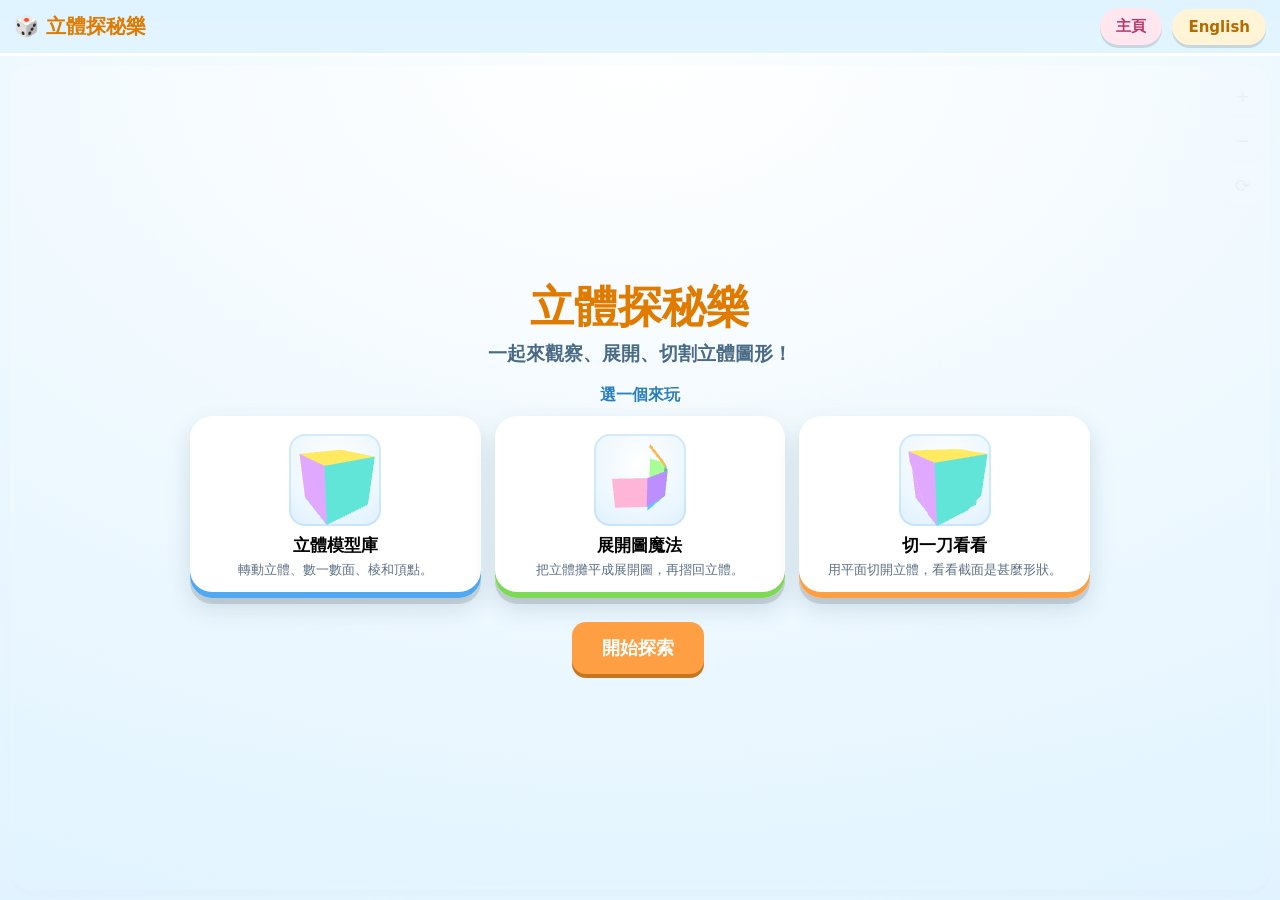
<file: index.html>
<!DOCTYPE html>
<html lang="zh-Hant">
<head>
<meta charset="utf-8" />
<meta name="viewport" content="width=device-width, initial-scale=1, maximum-scale=1, user-scalable=no" />
<title>Peek-a-Shape｜立體探秘樂</title>
<link rel="stylesheet" href="css/styles.css?v=20261028k" />
</head>
<body>
  <div id="app">
    <header id="topbar">
      <div class="brand">🎲 <span class="zh" id="brand-name">立體探秘樂</span></div>
      <div class="spacer"></div>
      <nav class="modes">
        <button class="pill home" id="btn-home">主頁</button>
      </nav>
      <button class="pill lang" id="btn-lang">EN</button>
    </header>

    <div id="main">
      <div id="stage-wrap" style="position:relative;flex:1 1 64%;min-width:0;min-height:0;display:flex;">
        <div id="stage"></div>
      </div>
      <aside id="panel"></aside>
    </div>
  </div>

  <script src="lib/three.min.js?v=20261028k"></script>
  <script src="js/geometry.js?v=20261028k"></script>
  <script src="js/clip.js?v=20261028k"></script>
  <script src="js/nets.js?v=20261028k"></script>
  <script src="js/i18n.js?v=20261028k"></script>
  <script src="js/viewer.js?v=20261028k"></script>
  <script src="js/app.js?v=20261028k"></script>
</body>
</html>
</file>
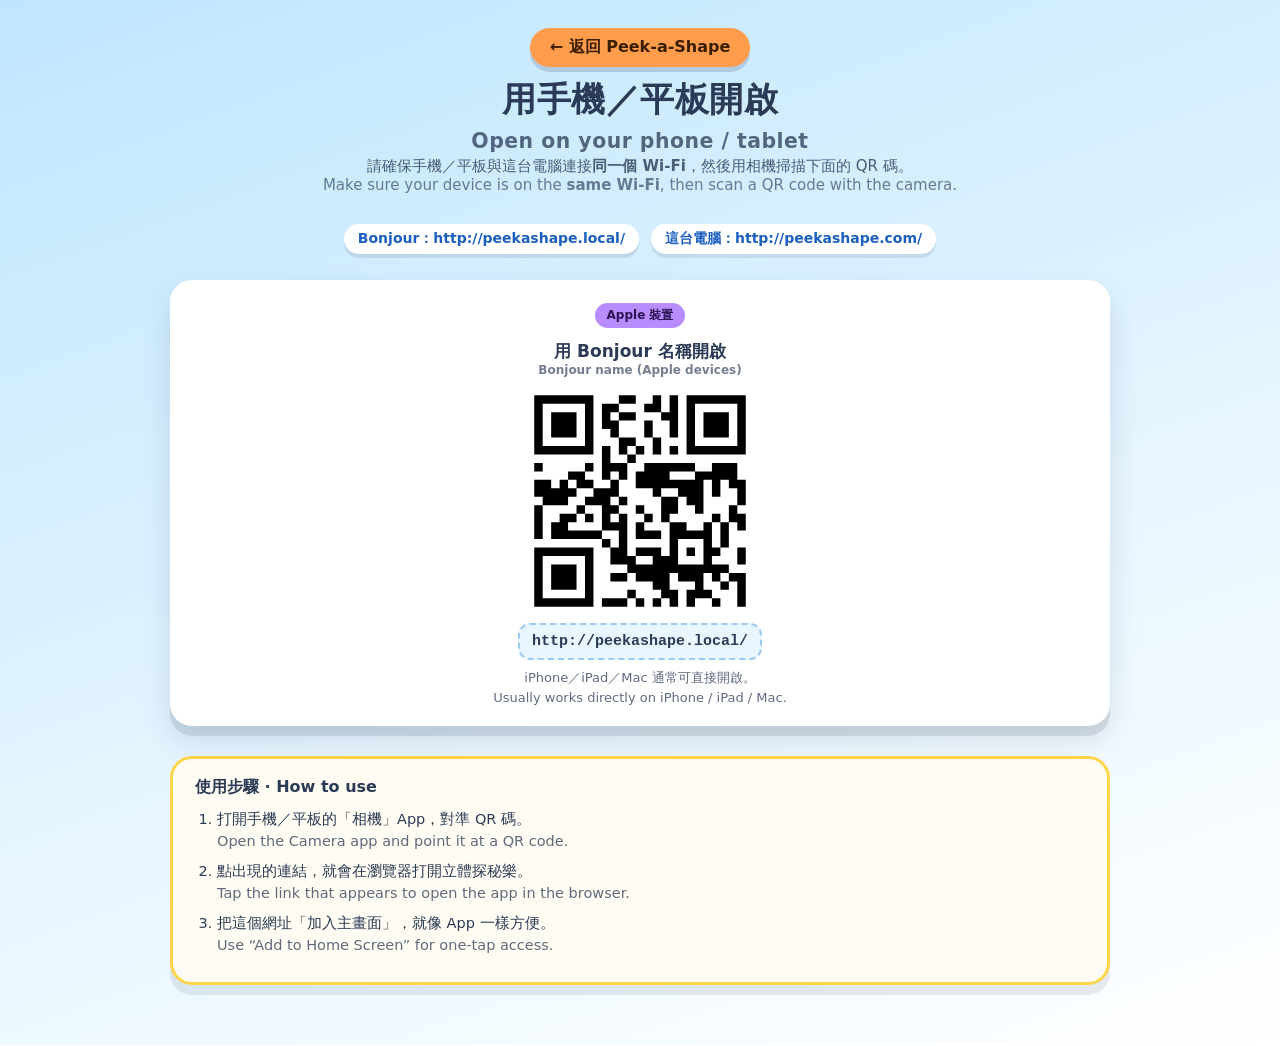
<file: connect.html>
<!DOCTYPE html>
<html lang="zh-Hant">
<head>
<meta charset="utf-8" />
<meta name="viewport" content="width=device-width, initial-scale=1" />
<title>用手機／平板開啟 Peek-a-Shape｜立體探秘樂</title>
<style>
  :root {
    --sky: #bfe6ff;
    --sky2: #e8f6ff;
    --ink: #2b3a55;
    --yellow: #ffd54a;
    --orange: #ff9d4d;
    --green: #7ed957;
    --purple: #b98cff;
    --card: #ffffff;
  }
  * { box-sizing: border-box; }
  body {
    margin: 0;
    font-family: "Noto Sans TC", "PingFang TC", "Microsoft JhengHei", system-ui, -apple-system, sans-serif;
    color: var(--ink);
    background: linear-gradient(160deg, var(--sky) 0%, var(--sky2) 60%, #ffffff 100%);
    min-height: 100vh;
    padding: 28px 18px 60px;
  }
  .wrap { max-width: 940px; margin: 0 auto; }
  h1 {
    text-align: center;
    font-size: clamp(22px, 4vw, 34px);
    margin: 8px 0 4px;
    letter-spacing: .5px;
  }
  h1 .en { display: block; font-size: .6em; font-weight: 600; opacity: .75; margin-top: 6px; }
  .sub { text-align: center; font-size: 15px; opacity: .8; margin: 0 0 26px; }
  .grid {
    display: grid;
    grid-template-columns: repeat(auto-fit, minmax(260px, 1fr));
    gap: 20px;
  }
  .card {
    background: var(--card);
    border-radius: 22px;
    padding: 20px 18px 16px;
    box-shadow: 0 10px 0 rgba(43,58,85,.12), 0 14px 30px rgba(43,58,85,.14);
    border: 3px solid #ffffff;
    text-align: center;
  }
  .card.best { border-color: var(--green); }
  .tag {
    display: inline-block;
    font-size: 12px;
    font-weight: 700;
    padding: 4px 12px;
    border-radius: 999px;
    background: var(--green);
    color: #14401a;
    margin-bottom: 10px;
  }
  .tag.alt { background: var(--purple); color: #2a1350; }
  .tag.desk { background: var(--yellow); color: #5a4300; }
  .card h2 { font-size: 17px; margin: 2px 0 2px; }
  .card h2 .en { display: block; font-size: 12px; font-weight: 600; opacity: .65; }
  .qr { margin: 14px auto 8px; width: 100%; max-width: 220px; }
  .qr svg, .qr img, .qr table { width: 100%; height: auto; display: block; margin: 0 auto; }
  .url {
    display: inline-block;
    font-family: ui-monospace, "SF Mono", Menlo, monospace;
    font-size: 15px;
    font-weight: 700;
    background: var(--sky2);
    border: 2px dashed #9cc9ee;
    border-radius: 12px;
    padding: 8px 12px;
    margin-top: 4px;
    word-break: break-all;
  }
  .note { font-size: 13px; opacity: .75; margin-top: 8px; line-height: 1.5; }
  .steps {
    margin: 30px auto 0;
    background: #fffdf3;
    border: 3px solid var(--yellow);
    border-radius: 22px;
    padding: 18px 22px;
    box-shadow: 0 10px 0 rgba(43,58,85,.10);
  }
  .steps h3 { margin: 0 0 10px; font-size: 16px; }
  .steps ol { margin: 0; padding-left: 22px; }
  .steps li { margin: 7px 0; line-height: 1.55; font-size: 14.5px; }
  .pick { text-align: center; margin: 0 0 22px; font-size: 14px; }
  .pick a {
    color: #1b5fbf;
    font-weight: 700;
    text-decoration: none;
    background: #ffffff;
    padding: 6px 14px;
    border-radius: 999px;
    display: inline-block;
    margin: 4px 6px;
    box-shadow: 0 4px 0 rgba(43,58,85,.12);
  }
  .top { text-align: center; margin-bottom: 10px; }
  .top a {
    font-weight: 700; text-decoration: none; color: var(--ink);
    background: var(--orange); color: #3a1e00;
    padding: 9px 20px; border-radius: 999px;
    box-shadow: 0 5px 0 rgba(43,58,85,.18);
    display: inline-block;
  }
</style>
</head>
<body>
<div class="wrap">
  <div class="top"><a href="index.html">← 返回 Peek-a-Shape</a></div>
  <h1>用手機／平板開啟
    <span class="en">Open on your phone / tablet</span>
  </h1>
  <p class="sub">請確保手機／平板與這台電腦連接<b>同一個 Wi‑Fi</b>，然後用相機掃描下面的 QR 碼。<br>
    <span style="opacity:.8">Make sure your device is on the <b>same Wi‑Fi</b>, then scan a QR code with the camera.</span></p>

  <div class="pick" id="pick"></div>

  <div class="grid">
    <div class="card best" id="cardIp">
      <span class="tag">建議・任何裝置</span>
      <h2>用 Wi‑Fi 位址開啟<span class="en">Wi‑Fi address (any device)</span></h2>
      <div class="qr" id="qrIp"></div>
      <div class="url" id="urlIp">—</div>
      <div class="note">iPhone、iPad、Android、電腦都可用。<br>Works on iPhone, iPad, Android, and computers.</div>
    </div>

    <div class="card" id="cardLocal">
      <span class="tag alt">Apple 裝置</span>
      <h2>用 Bonjour 名稱開啟<span class="en">Bonjour name (Apple devices)</span></h2>
      <div class="qr" id="qrLocal"></div>
      <div class="url">http://peekashape.local/</div>
      <div class="note">iPhone／iPad／Mac 通常可直接開啟。<br>Usually works directly on iPhone / iPad / Mac.</div>
    </div>

    <div class="card" id="cardDesk">
      <span class="tag desk">這台電腦</span>
      <h2>在這台電腦開啟<span class="en">Open on this computer</span></h2>
      <div class="qr" id="qrDesk"></div>
      <div class="url">http://peekashape.com/</div>
      <div class="note">只在這台 Mac 生效。<br>Works only on this Mac.</div>
    </div>
  </div>

  <div class="steps">
    <h3>使用步驟 · How to use</h3>
    <ol>
      <li>打開手機／平板的「相機」App，對準 QR 碼。<br><span style="opacity:.75">Open the Camera app and point it at a QR code.</span></li>
      <li>點出現的連結，就會在瀏覽器打開立體探秘樂。<br><span style="opacity:.75">Tap the link that appears to open the app in the browser.</span></li>
      <li>把這個網址「加入主畫面」，就像 App 一樣方便。<br><span style="opacity:.75">Use “Add to Home Screen” for one‑tap access.</span></li>
    </ol>
  </div>
</div>

<script src="js/vendor/qrcode.js"></script>
<script>
(function () {
  function param(name) {
    var m = new RegExp('[?&]' + name + '=([^&]+)').exec(location.search);
    return m ? decodeURIComponent(m[1]) : null;
  }

  // Work out the best Wi-Fi address to offer.
  var ip = param('ip');
  if (!ip) {
    var h = location.hostname;
    if (/^\d{1,3}(\.\d{1,3}){3}$/.test(h)) ip = h;
  }

  var deskUrl = 'http://peekashape.com/';
  var localUrl = 'http://peekashape.local/';
  var ipUrl = ip ? ('http://' + ip + '/') : null;

  function draw(elId, url) {
    var el = document.getElementById(elId);
    if (!el || !url) { return; }
    var qr = qrcode(0, 'M');
    qr.addData(url);
    qr.make();
    el.innerHTML = qr.createSvgTag({ cellSize: 8, margin: 4, scalable: true });
  }

  if (ipUrl) {
    document.getElementById('urlIp').textContent = ipUrl;
    draw('qrIp', ipUrl);
    draw('qrDesk', deskUrl);
  } else {
    // No Wi-Fi IP known: hide the IP card and highlight Bonjour instead.
    document.getElementById('cardIp').style.display = 'none';
    document.getElementById('qrDesk').parentNode.style.display = 'none';
  }

  draw('qrLocal', localUrl);

  // Quick links at the top.
  var pick = document.getElementById('pick');
  var links = [];
  if (ipUrl) links.push({ u: ipUrl, t: 'Wi‑Fi 位址' });
  links.push({ u: localUrl, t: 'Bonjour' });
  links.push({ u: deskUrl, t: '這台電腦' });
  pick.innerHTML = links.map(function (l) {
    return '<a href="' + l.u + '">' + l.t + '：' + l.u + '</a>';
  }).join('');
})();
</script>
</body>
</html>
</file>
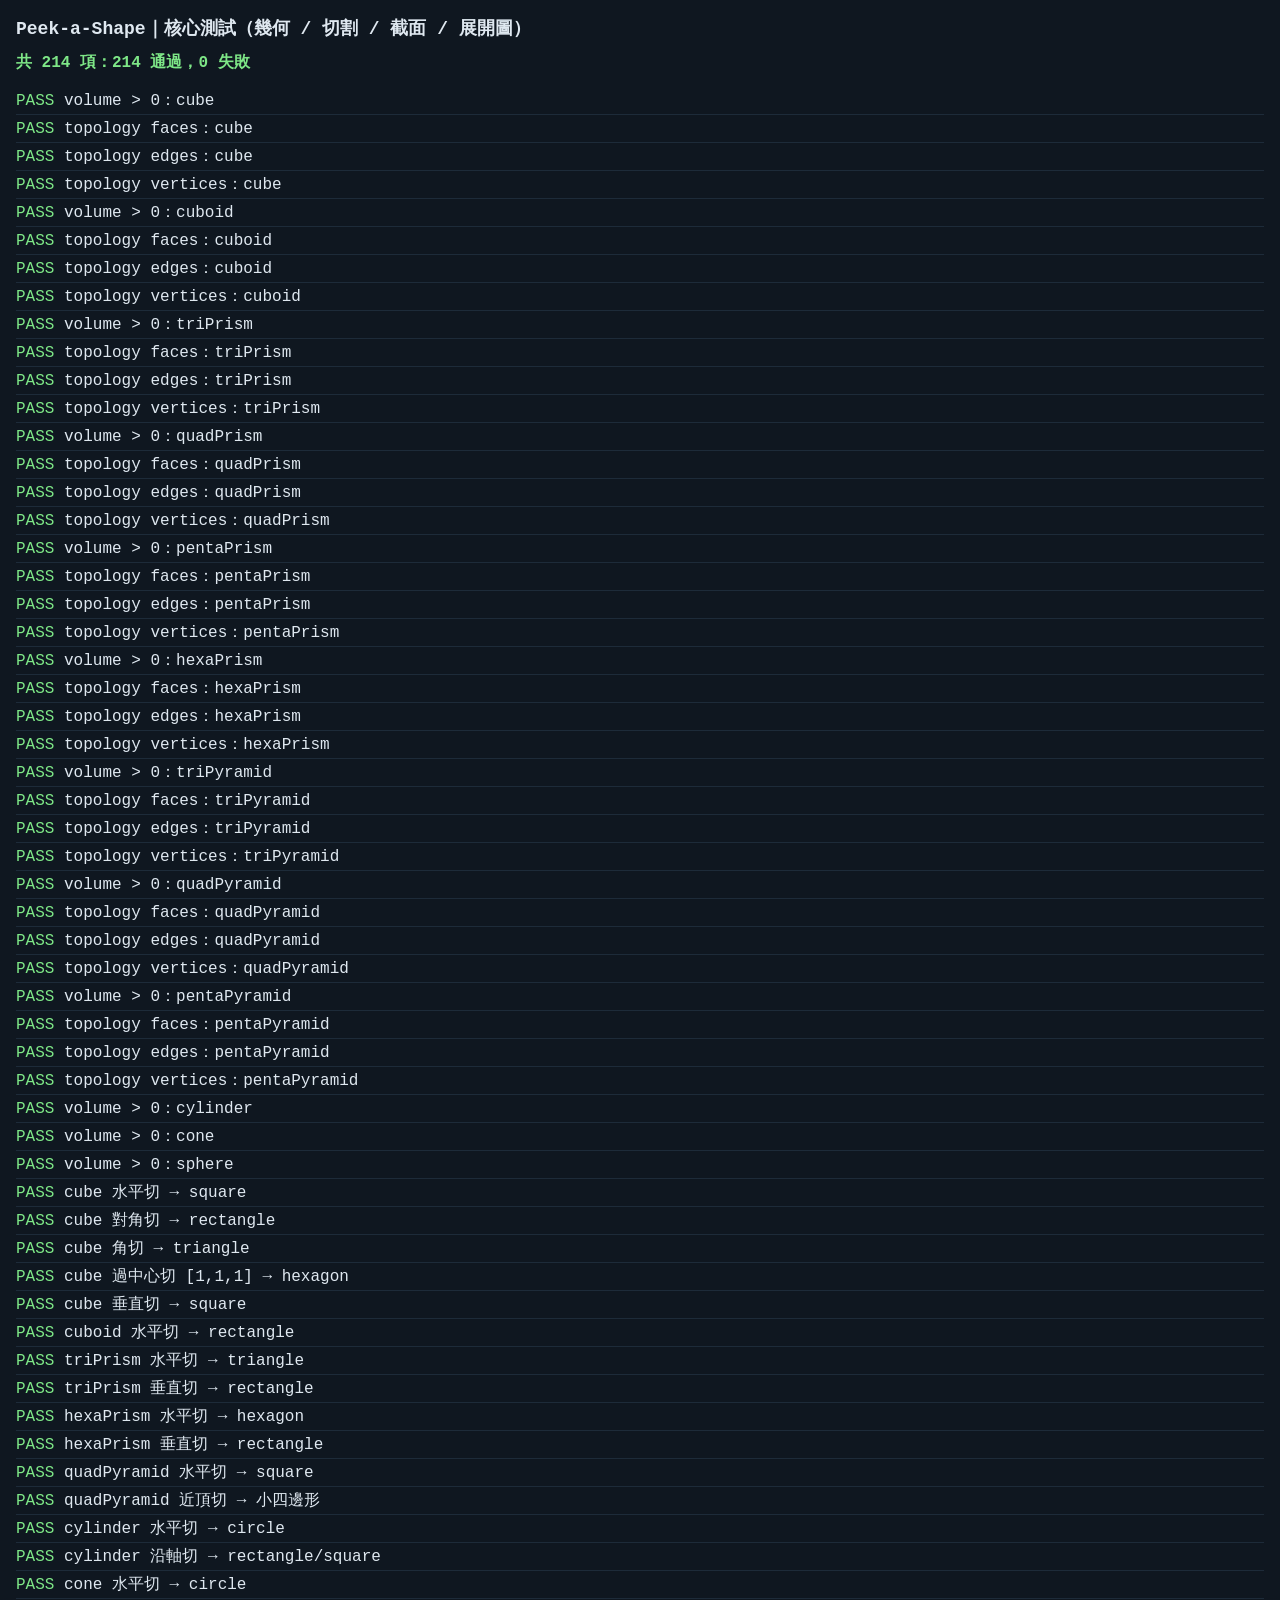
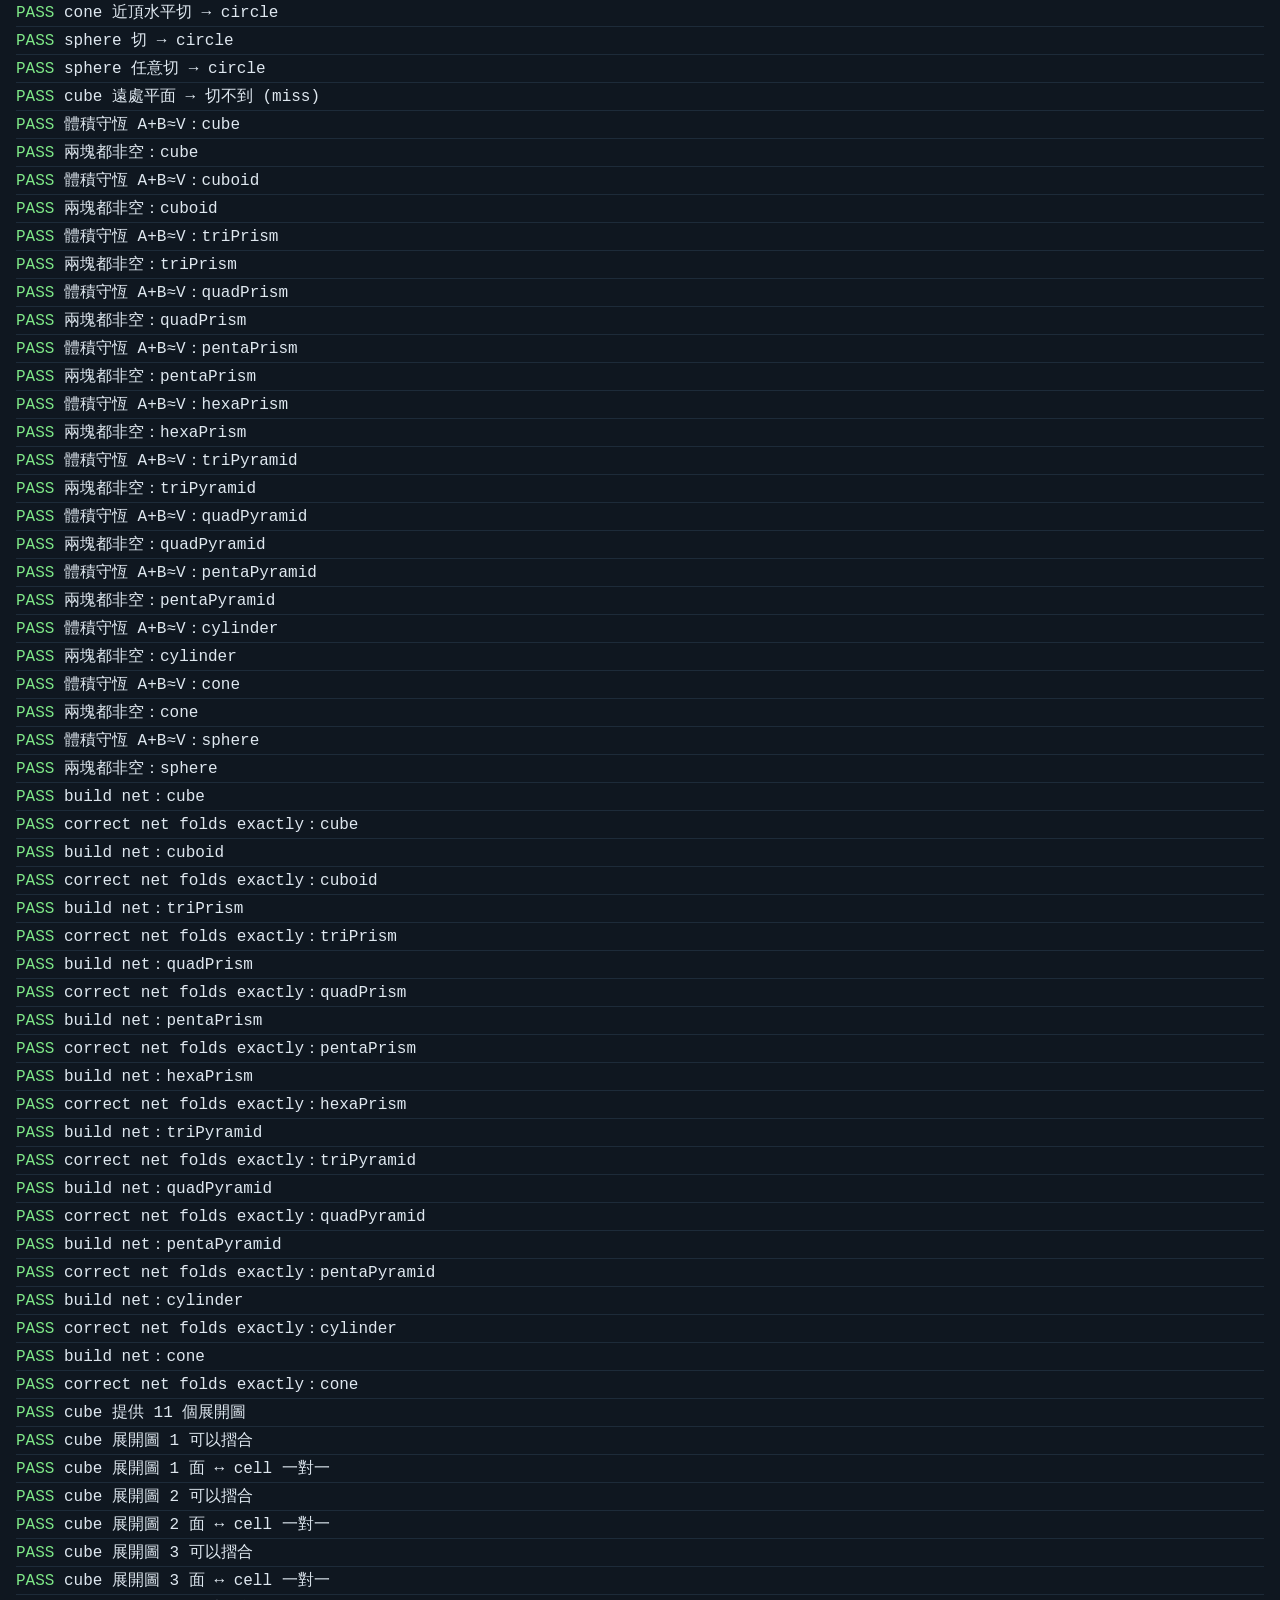
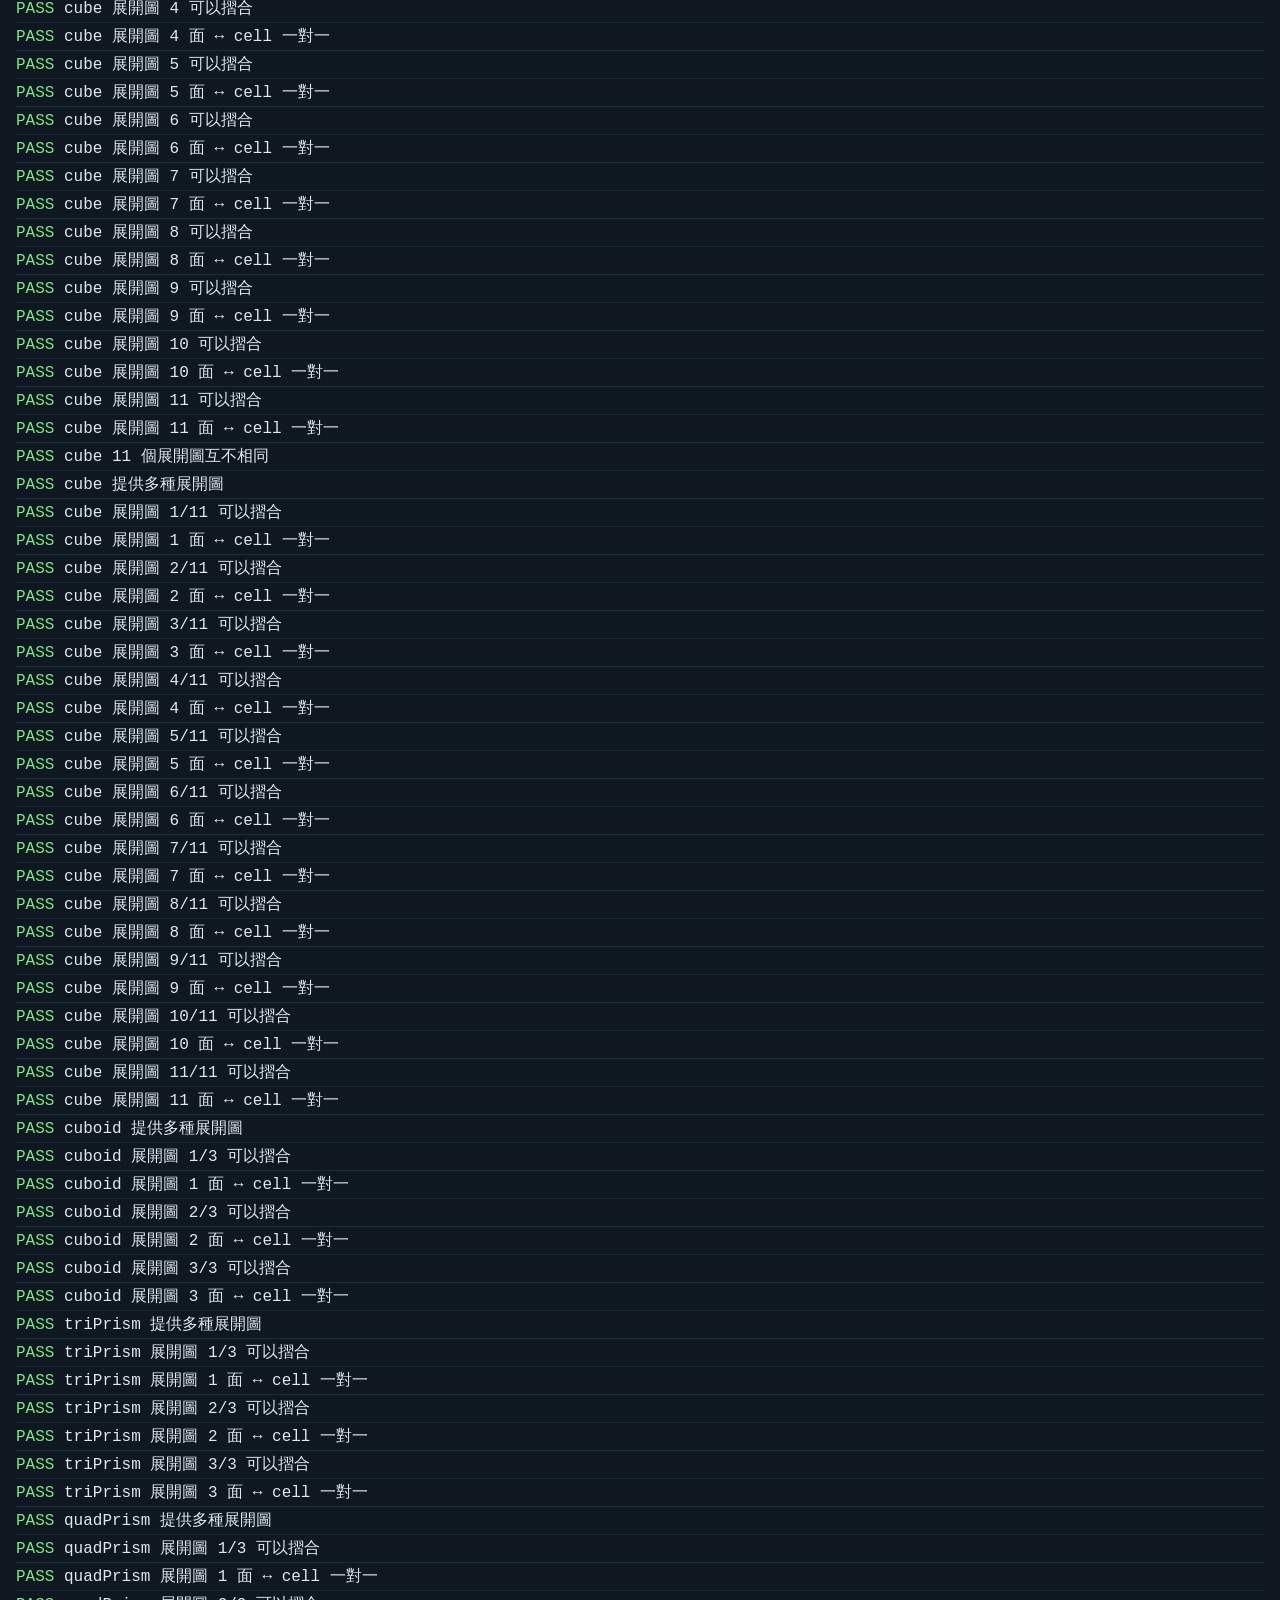
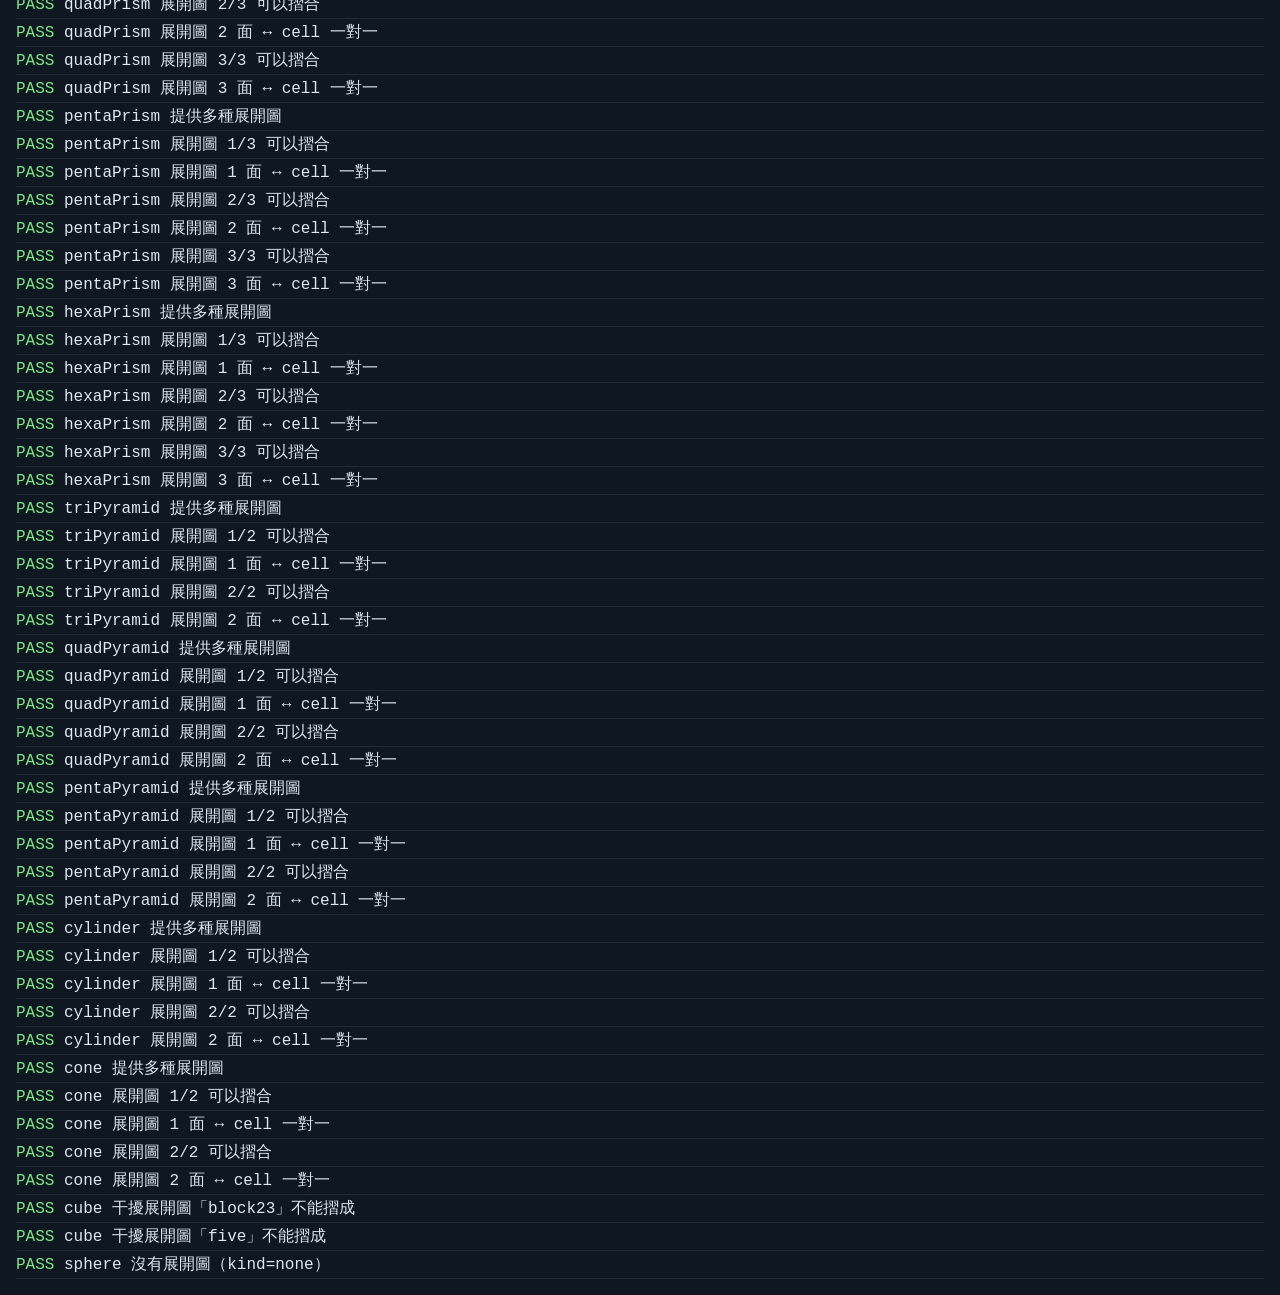
<file: tests/core-tests.html>
<!DOCTYPE html>
<html lang="zh-Hant">
<head>
<meta charset="utf-8" />
<meta name="viewport" content="width=device-width, initial-scale=1" />
<title>Peek-a-Shape 核心測試</title>
<style>
  body { font-family: ui-monospace, Menlo, Consolas, monospace; margin: 16px; background: #0f1720; color: #dfe8f0; }
  h1 { font-size: 18px; }
  #summary { font-size: 16px; font-weight: 700; margin: 8px 0 14px; }
  .ok { color: #7ee787; } .bad { color: #ff7b72; }
  .row { padding: 3px 0; border-bottom: 1px solid #1d2b39; }
  .msg { color: #9aa7b3; font-size: 12px; }
  details { margin-top: 14px; }
</style>
</head>
<body>
<h1>Peek-a-Shape｜核心測試（幾何 / 切割 / 截面 / 展開圖）</h1>
<div id="summary">running…</div>
<div id="out"></div>

<script src="../js/geometry.js"></script>
<script src="../js/clip.js"></script>
<script src="../js/nets.js"></script>
<script>
(function () {
  'use strict';
  var results = [];
  function ok(name, cond, msg) { results.push({ name: name, pass: !!cond, msg: msg || '' }); }
  function near(a, b, tol) { return Math.abs(a - b) <= (tol === undefined ? 1e-3 : tol); }

  var V = PS.V, G = PS.geo, C = PS.clip, N = PS.nets;
  var IDS = ['cube', 'cuboid', 'triPrism', 'quadPrism', 'pentaPrism', 'hexaPrism',
    'triPyramid', 'quadPyramid', 'pentaPyramid', 'cylinder', 'cone', 'sphere'];

  /* ---------- 1. 幾何基本 ---------- */
  IDS.forEach(function (id) {
    var s = G.getSolid(id);
    var info = G.info(id);
    var vol = G.volume(s.faces);
    ok('volume > 0：' + id, vol > 0, 'V=' + vol.toFixed(4));
    if (s.kind === 'poly') {
      var topo = G.topology(s.faces);
      ok('topology faces：' + id, s.faces.length === info.counts.faces,
        s.faces.length + ' vs ' + info.counts.faces);
      ok('topology edges：' + id, topo.edges.length === info.counts.edges,
        topo.edges.length + ' vs ' + info.counts.edges);
      ok('topology vertices：' + id, topo.verts.length === info.counts.vertices,
        topo.verts.length + ' vs ' + info.counts.vertices);
    }
  });

  /* ---------- 2. 切割 + 截面判定 ---------- */
  function cut(solidId, normal, point) {
    var s = G.getSolid(solidId);
    var pl = C.makePlane(normal, point);
    var r = C.clipSolid(s, pl);
    if (!r.ok) return { ok: false, reason: r.reason };
    var sec = C.classifySection(s, r.section.pts, pl);
    return { ok: true, res: r, sec: sec };
  }

  // 正方體
  var r;
  r = cut('cube', [0, 1, 0], [0, 0, 0]);
  ok('cube 水平切 → square', r.ok && r.sec.key === 'square', r.ok ? r.sec.key : r.reason);
  r = cut('cube', [1, 1, 0], [0, 0, 0]);
  ok('cube 對角切 → rectangle', r.ok && (r.sec.key === 'rectangle' || r.sec.key === 'square'), r.ok ? r.sec.key : r.reason);
  r = cut('cube', [1, 1, 1], [0.5, 0.5, 0.5]);
  ok('cube 角切 → triangle', r.ok && /triangle/i.test(r.sec.key), r.ok ? r.sec.key : r.reason);
  r = cut('cube', [1, 1, 1], [0, 0, 0]);
  ok('cube 過中心切 [1,1,1] → hexagon', r.ok && r.sec.key === 'hexagon', r.ok ? r.sec.key : r.reason);
  r = cut('cube', [0, 0, 1], [0, 0, 0]);
  ok('cube 垂直切 → square', r.ok && r.sec.key === 'square', r.ok ? r.sec.key : r.reason);

  // 其他多面體
  r = cut('cuboid', [0, 1, 0], [0, 0, 0]);
  ok('cuboid 水平切 → rectangle', r.ok && r.sec.key === 'rectangle', r.ok ? r.sec.key : r.reason);
  r = cut('triPrism', [0, 1, 0], [0, 0, 0]);
  ok('triPrism 水平切 → triangle', r.ok && /triangle/i.test(r.sec.key), r.ok ? r.sec.key : r.reason);
  r = cut('triPrism', [0, 0, 1], [0, 0, 0]);
  ok('triPrism 垂直切 → rectangle', r.ok && /rectangle|square/.test(r.sec.key), r.ok ? r.sec.key : r.reason);
  r = cut('hexaPrism', [0, 1, 0], [0, 0, 0]);
  ok('hexaPrism 水平切 → hexagon', r.ok && r.sec.key === 'hexagon', r.ok ? r.sec.key : r.reason);
  r = cut('hexaPrism', [1, 0, 0], [0, 0, 0]);
  ok('hexaPrism 垂直切 → rectangle', r.ok && /rectangle|square/.test(r.sec.key), r.ok ? r.sec.key : r.reason);
  r = cut('quadPyramid', [0, 1, 0], [0, -0.3, 0]);
  ok('quadPyramid 水平切 → square', r.ok && (r.sec.key === 'square' || r.sec.key === 'rectangle'), r.ok ? r.sec.key : r.reason);
  r = cut('quadPyramid', [0, 1, 0], [0, 0.8, 0]);
  ok('quadPyramid 近頂切 → 小四邊形', r.ok && (r.sec.key === 'square' || r.sec.key === 'rectangle' || r.sec.key === 'quadrilateral'), r.ok ? r.sec.key : r.reason);

  // 曲面體
  r = cut('cylinder', [0, 1, 0], [0, 0, 0]);
  ok('cylinder 水平切 → circle', r.ok && r.sec.key === 'circle', r.ok ? r.sec.key : r.reason);
  r = cut('cylinder', [1, 0, 0], [0, 0, 0]);
  ok('cylinder 沿軸切 → rectangle/square', r.ok && /rectangle|square/.test(r.sec.key), r.ok ? r.sec.key : r.reason);
  r = cut('cone', [0, 1, 0], [0, -0.4, 0]);
  ok('cone 水平切 → circle', r.ok && r.sec.key === 'circle', r.ok ? r.sec.key : r.reason);
  r = cut('cone', [0, 1, 0], [0, 0.9, 0]);
  ok('cone 近頂水平切 → circle', r.ok && r.sec.key === 'circle', r.ok ? r.sec.key : r.reason);
  r = cut('sphere', [1, 0, 0], [0, 0, 0]);
  ok('sphere 切 → circle', r.ok && r.sec.key === 'circle', r.ok ? r.sec.key : r.reason);
  r = cut('sphere', [1, 2, 3], [0, 0, 0]);
  ok('sphere 任意切 → circle', r.ok && r.sec.key === 'circle', r.ok ? r.sec.key : r.reason);

  // 切不到
  r = cut('cube', [0, 1, 0], [0, 5, 0]);
  ok('cube 遠處平面 → 切不到 (miss)', !r.ok && r.reason === 'miss', r.ok ? r.sec.key : r.reason);

  // 兩塊幾何：體積守恆
  IDS.forEach(function (id) {
    var s = G.getSolid(id);
    var pl = C.makePlane([0.3, 1, 0.2], [0, 0, 0]);
    var rr = C.clipSolid(s, pl);
    if (!rr.ok) { ok('體積守恆：' + id, false, 'cut miss'); return; }
    var va = G.volume(rr.A.faces), vb = G.volume(rr.B.faces), vt = G.volume(s.faces);
    ok('體積守恆 A+B≈V：' + id, near(va + vb, vt, 2e-2),
      (va + vb).toFixed(4) + ' vs ' + vt.toFixed(4));
    ok('兩塊都非空：' + id, va > 1e-4 && vb > 1e-4, va.toFixed(4) + '/' + vb.toFixed(4));
  });

  /* ---------- 3. 展開圖 ---------- */
  var NET_IDS = ['cube', 'cuboid', 'triPrism', 'quadPrism', 'pentaPrism', 'hexaPrism',
    'triPyramid', 'quadPyramid', 'pentaPyramid', 'cylinder', 'cone'];
  NET_IDS.forEach(function (id) {
    var net = N.build(id, 0);
    ok('build net：' + id, !!net && net.cells && net.cells.length > 0,
      net ? ('kind=' + net.kind + ' cells=' + net.cells.length) : 'null');
    if (net && net.cells.length) {
      var v = N.verifyNet(net, id);
      ok('correct net folds exactly：' + id, v.ok, 'ok=' + v.ok + ' off=' + (v.offSolid || 0) + ' overlap=' + ((v.overlaps || []).length));
    }
  });

  // 正方體全部 11 個展開圖
  var cubeVc = N.variants('cube');
  ok('cube 提供 11 個展開圖', cubeVc === 11, 'variants=' + cubeVc);
  for (var cv = 0; cv < cubeVc; cv++) {
    var cnet = N.build('cube', cv);
    var cver = N.verifyNet(cnet, 'cube');
    ok('cube 展開圖 ' + (cv + 1) + ' 可以摺合', cver.ok, 'ok=' + cver.ok);
    // 對應：6 個 cell，每個對應一個不同的面
    var groups = {};
    cnet.cells.forEach(function (c) { if (c.group >= 0) groups[c.group] = (groups[c.group] || 0) + 1; });
    var gkeys = Object.keys(groups);
    ok('cube 展開圖 ' + (cv + 1) + ' 面 ↔ cell 一對一', gkeys.length === 6 &&
      gkeys.every(function (k) { return groups[k] === 1; }),
      gkeys.length + ' groups');
  }
  // 11 個展開圖兩兩形狀不同（旋轉／翻轉後仍不同）
  function cubeShapeKey(net) {
    var cells = net.cells.map(function (c) { return c.grid; });
    var best = null;
    for (var r = 0; r < 4; r++) {
      for (var f = 0; f < 2; f++) {
        var t = cells.map(function (c) {
          var x = c[0], y = c[1];
          for (var q = 0; q < r; q++) { var tmp = x; x = -y; y = tmp; }
          if (f) x = -x;
          return [x, y];
        });
        var mnx = 99, mny = 99;
        t.forEach(function (c) { if (c[0] < mnx) mnx = c[0]; if (c[1] < mny) mny = c[1]; });
        t = t.map(function (c) { return [c[0] - mnx, c[1] - mny]; })
          .sort(function (a, b) { return a[0] - b[0] || a[1] - b[1]; });
        var s = t.map(function (c) { return c[0] + ',' + c[1]; }).join(';');
        if (best === null || s < best) best = s;
      }
    }
    return best;
  }
  var shapeKeys = {}, dup = [];
  for (var cv2 = 0; cv2 < cubeVc; cv2++) {
    var sk = cubeShapeKey(N.build('cube', cv2));
    if (shapeKeys[sk]) dup.push((shapeKeys[sk]) + '=' + (cv2 + 1));
    shapeKeys[sk] = cv2 + 1;
  }
  ok('cube 11 個展開圖互不相同', Object.keys(shapeKeys).length === 11 && dup.length === 0,
    'distinct=' + Object.keys(shapeKeys).length + (dup.length ? ' dup:' + dup.join(',') : ''));

  // 每個立體的所有「不同剪法」展開圖都要能正確摺合，且面 ↔ cell 一對一
  NET_IDS.forEach(function (id) {
    var vc = N.variants(id);
    var faceCount = G.getSolid(id).groups.length;
    ok(id + ' 提供多種展開圖', vc >= 2, 'variants=' + vc);
    for (var v = 0; v < vc; v++) {
      var n2 = N.build(id, v);
      var r2 = n2 ? N.verifyNet(n2, id) : null;
      ok(id + ' 展開圖 ' + (v + 1) + '/' + vc + ' 可以摺合', !!(n2 && r2 && r2.ok),
        r2 ? ('ok=' + r2.ok + ' watertight=' + r2.watertight) : 'null');
      if (n2 && r2) {
        var gg = {};
        n2.cells.forEach(function (c) { if (c.group >= 0) gg[c.group] = (gg[c.group] || 0) + 1; });
        var ks = Object.keys(gg);
        ok(id + ' 展開圖 ' + (v + 1) + ' 面 ↔ cell 一對一',
          ks.length === faceCount && ks.every(function (k) { return gg[k] === 1; }),
          ks.length + '/' + faceCount);
      }
    }
  });

  // 干擾項必須摺不成
  ['block23', 'five'].forEach(function (k) {
    var dn = N.distractorNet('cube', k);
    var dv = dn ? N.verifyNet(dn, 'cube') : null;
    ok('cube 干擾展開圖「' + k + '」不能摺成', dn && dv && !dv.ok, dv ? ('ok=' + dv.ok) : 'null');
  });

  // 球體不能做展開圖
  var sn = N.build('sphere', 0);
  ok('sphere 沒有展開圖（kind=none）', sn && sn.kind === 'none' && sn.cells.length === 0, sn ? sn.kind : 'null');

  /* ---------- 輸出 ---------- */
  var pass = results.filter(function (r) { return r.pass; }).length;
  var fail = results.length - pass;
  var out = document.getElementById('out');
  var sum = document.getElementById('summary');
  sum.className = fail ? 'bad' : 'ok';
  sum.textContent = '共 ' + results.length + ' 項：' + pass + ' 通過，' + fail + ' 失敗';
  results.forEach(function (r) {
    var d = document.createElement('div');
    d.className = 'row';
    d.innerHTML = (r.pass ? '<span class="ok">PASS</span>' : '<span class="bad">FAIL</span>') +
      ' ' + r.name + (r.msg && !r.pass ? ' <span class="msg">— ' + r.msg + '</span>' : '');
    out.appendChild(d);
  });
  window.__TEST_RESULTS__ = results;
  window.__TEST_SUMMARY__ = { total: results.length, pass: pass, fail: fail };
})();
</script>
</body>
</html>
</file>
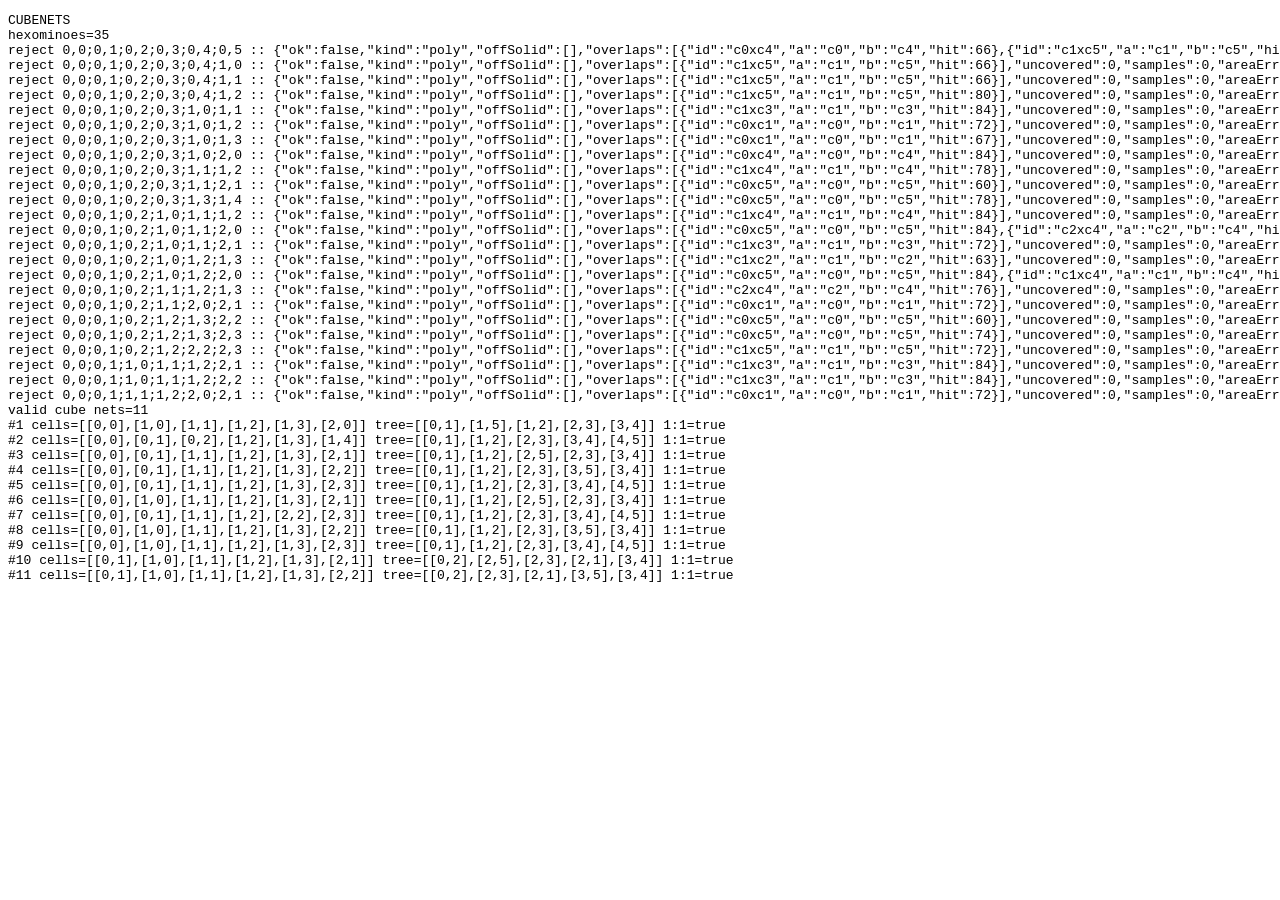
<file: tests/cubenets.html>
<!DOCTYPE html>
<html><head><meta charset="utf-8"><title>cube nets 11</title></head>
<body>
<pre id="out">running</pre>
<script src="../js/geometry.js"></script>
<script src="../js/clip.js"></script>
<script src="../js/nets.js"></script>
<script>
(function () {
  var N = window.PS.nets, G = window.PS.geo;
  var side = G.getSolid('cube').params.w;
  var log = [];

  /* ---- 列舉所有 6 格骨牌（自由骨牌，旋轉／鏡射視為同一種） ---- */
  function norm(cells) {
    var mnx = 99, mny = 99;
    cells.forEach(function (c) { if (c[0] < mnx) mnx = c[0]; if (c[1] < mny) mny = c[1]; });
    return cells.map(function (c) { return [c[0] - mnx, c[1] - mny]; })
      .sort(function (a, b) { return a[0] - b[0] || a[1] - b[1]; });
  }
  function key(cells) {
    var n = norm(cells), best = null;
    for (var r = 0; r < 4; r++) {
      for (var f = 0; f < 2; f++) {
        var t = n.map(function (c) {
          var x = c[0], y = c[1];
          for (var k = 0; k < r; k++) { var tmp = x; x = -y; y = tmp; }
          if (f) x = -x;
          return [x, y];
        });
        var s = norm(t).map(function (c) { return c[0] + ',' + c[1]; }).join(';');
        if (best === null || s < best) best = s;
      }
    }
    return best;
  }
  function parse(k) {
    return k.split(';').map(function (s) { return s.split(',').map(Number); });
  }

  var all = {};
  function grow(cells) {
    if (cells.length === 6) { all[key(cells)] = cells; return; }
    var has = {};
    cells.forEach(function (c) { has[c[0] + ',' + c[1]] = true; });
    for (var i = 0; i < cells.length; i++) {
      [[1, 0], [-1, 0], [0, 1], [0, -1]].forEach(function (d) {
        var p = [cells[i][0] + d[0], cells[i][1] + d[1]];
        if (has[p[0] + ',' + p[1]]) return;
        grow(cells.concat([p]));
      });
    }
  }
  grow([[0, 0]]);
  var keys = Object.keys(all).sort();
  var shapes = keys.map(function (k) { return { key: k, cells: norm(all[k]) }; });
  log.push('hexominoes=' + shapes.length);

  /* ---- 每個骨牌用 BFS 生成樹摺摺看 ---- */
  function treeOf(cells) {
    var idx = {}, n = cells.length;
    cells.forEach(function (c, i) { idx[c[0] + ',' + c[1]] = i; });
    var tree = [], seen = {}, q = [0];
    seen[0] = true;
    while (q.length) {
      var a = q.shift();
      [[1, 0], [-1, 0], [0, 1], [0, -1]].forEach(function (d) {
        var j = idx[(cells[a][0] + d[0]) + ',' + (cells[a][1] + d[1])];
        if (j === undefined || seen[j]) return;
        seen[j] = true; tree.push([a, j]); q.push(j);
      });
    }
    return tree;
  }

  var good = [];
  shapes.forEach(function (h) {
    var raw = N.__internal.gridNet(side, h.cells, treeOf(h.cells));
    var net = N.__internal.finalize(raw, G.getSolid('cube'), 'cube', { id: 'probe' });
    var r = N.verifyNet(net, 'cube');
    var groups = {};
    net.cells.forEach(function (c) { if (c.group >= 0) groups[c.group] = (groups[c.group] || 0) + 1; });
    var ks = Object.keys(groups);
    var oneToOne = ks.length === 6 && ks.every(function (k) { return groups[k] === 1; });
    if (r.ok && oneToOne) {
      good.push({ key: h.key, cells: h.cells, tree: treeOf(h.cells), oneToOne: oneToOne });
    } else if (!r.ok) {
      log.push('reject ' + h.key + ' :: ' + JSON.stringify(r).slice(0, 160));
    }
  });
  log.push('valid cube nets=' + good.length);
  good.forEach(function (g, i) {
    log.push('#' + (i + 1) + ' cells=' + JSON.stringify(g.cells) + ' tree=' + JSON.stringify(g.tree) + ' 1:1=' + g.oneToOne);
  });
  document.getElementById('out').textContent = 'CUBENETS\n' + log.join('\n');
})();
</script>
</body></html>
</file>
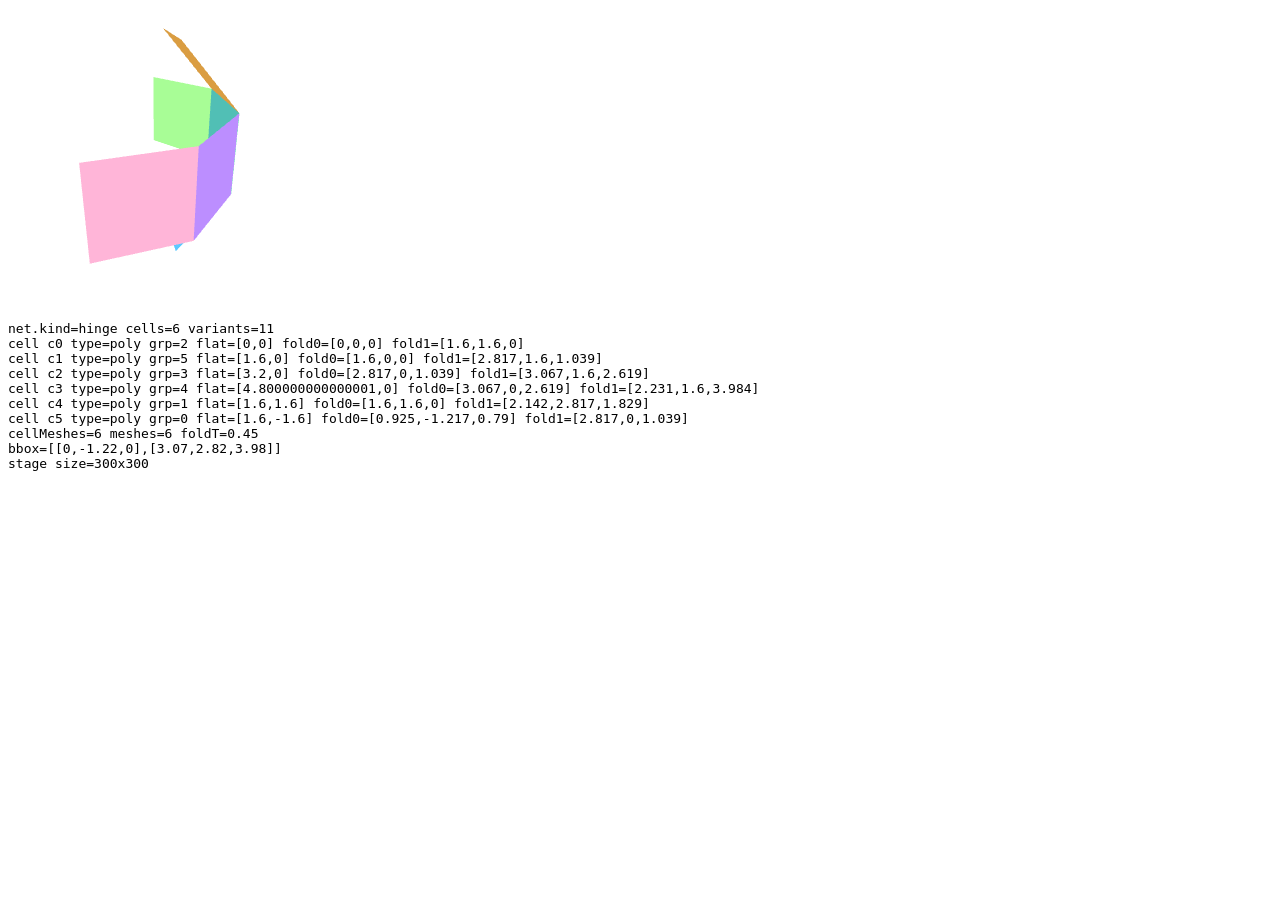
<file: tests/dbgfold.html>
<!DOCTYPE html>
<html><head><meta charset="utf-8" /><title>dbgfold</title></head>
<body>
<div id="stage" style="width:300px;height:300px"></div>
<pre id="out">…</pre>
<script src="../lib/three.min.js"></script>
<script src="../js/geometry.js"></script>
<script src="../js/clip.js"></script>
<script src="../js/nets.js"></script>
<script src="../js/i18n.js"></script>
<script src="../js/viewer.js"></script>
<script>
(function () {
  var log = [];
  try {
    var net = PS.nets.build('cube', 0);
    log.push('net.kind=' + net.kind + ' cells=' + net.cells.length + ' variants=' + PS.nets.variants('cube'));
    net.cells.forEach(function (c) {
      var p0 = c.poly[0], p1 = c.poly[2] || c.poly[1];
      var w0 = net.warp(c.id, 0.45, [p0[0], p0[1], 0]);
      var w1 = net.warp(c.id, 0.45, [p1[0], p1[1], 0]);
      log.push('cell ' + c.id + ' type=' + c.type + ' grp=' + c.group +
        ' flat=' + JSON.stringify(p0) + ' fold0=' + JSON.stringify(w0.map(function(v){return +v.toFixed(3);})) +
        ' fold1=' + JSON.stringify(w1.map(function(v) { return +v.toFixed(3); })));
    });
    var st = document.getElementById('stage');
    var v = new PS.Viewer(st);
    v.showNet(net, 0.45);
    log.push('cellMeshes=' + v.cellMeshes.length + ' meshes=' + v.meshes.length + ' foldT=' + v.foldT);
    // bounding box of geometry
    var mn = [1e9,1e9,1e9], mx = [-1e9,-1e9,-1e9], any = false;
    v._content.traverse(function (n) {
      if (n.geometry && n.geometry.getAttribute) {
        var a = n.geometry.getAttribute('position');
        for (var i = 0; i < a.count; i++) { any = true;
          var x = a.getX(i), y = a.getY(i), z = a.getZ(i);
          if (x<mn[0])mn[0]=x; if(y<mn[1])mn[1]=y; if(z<mn[2])mn[2]=z;
          if (x>mx[0])mx[0]=x; if(y>mx[1])mx[1]=y; if(z>mx[2])mx[2]=z;
        }
      }
    });
    log.push('bbox=' + JSON.stringify(log && [mn.map(function(v){return +v.toFixed(2);}), mx.map(function(v){return +v.toFixed(2);})]));
    log.push('stage size=' + document.getElementById('stage').clientWidth + 'x' + document.getElementById('stage').clientHeight);
  } catch (e) { log.push('ERR ' + (e && e.stack || e)); }
  document.getElementById('out').textContent = log.join('\n');
})();
</script>
</body></html>
</file>
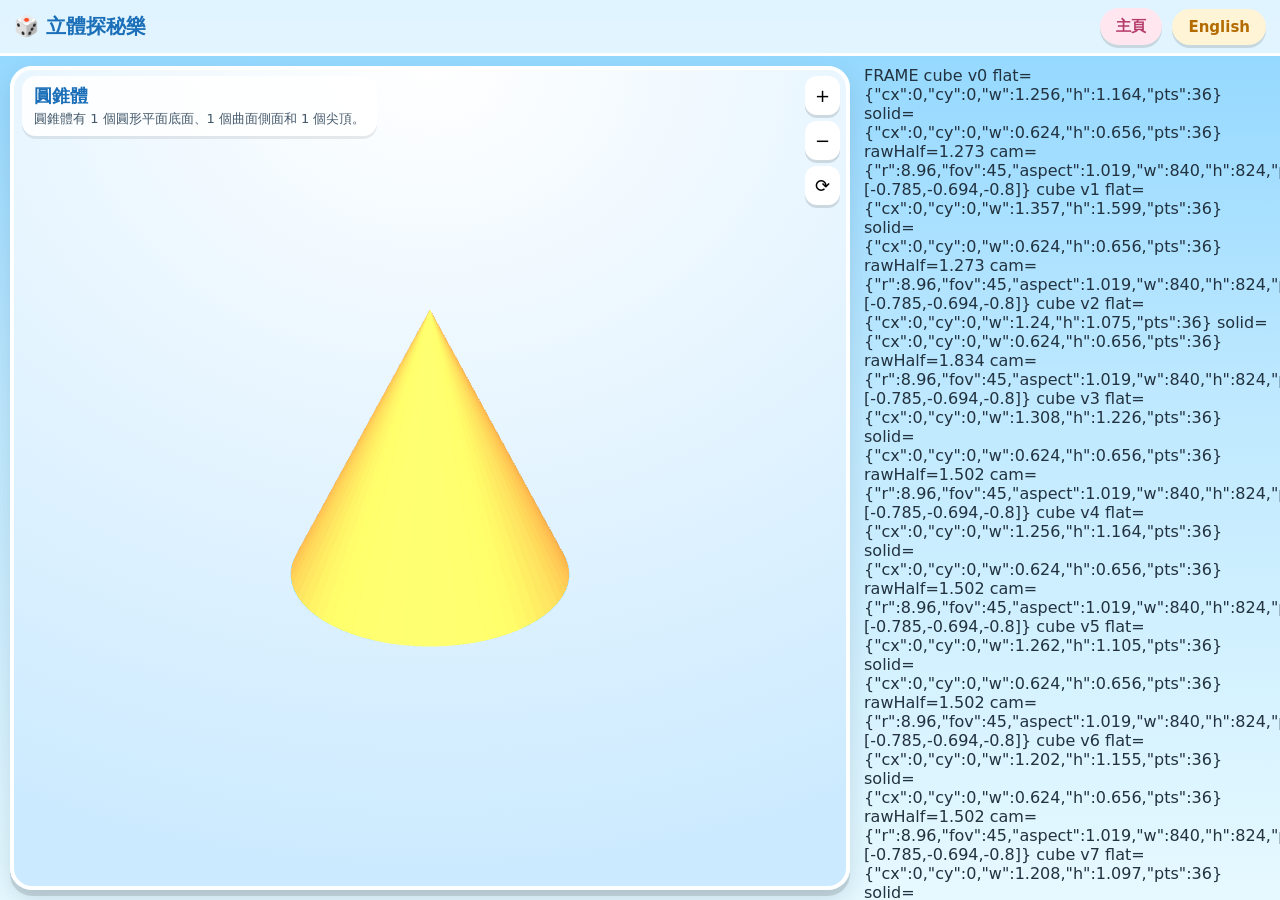
<file: tests/frameprobe.html>
<!DOCTYPE html>
<html lang="zh-Hant">
<head>
<meta charset="utf-8" />
<title>frame probe</title>
<link rel="stylesheet" href="../css/styles.css" />
</head>
<body>
  <div id="app">
    <header id="topbar">
      <div class="brand">🎲 <span id="brand-name">立體探秘樂</span></div>
      <div class="spacer"></div>
      <nav class="modes"><button class="pill home" id="btn-home">主頁</button></nav>
      <button class="pill lang" id="btn-lang">EN</button>
    </header>
    <div id="main">
      <div id="stage-wrap" style="position:relative;flex:1 1 64%;min-width:0;min-height:0;display:flex;">
        <div id="stage"></div>
      </div>
      <aside id="panel"></aside>
    </div>
  </div>
  <script src="../lib/three.min.js"></script>
  <script src="../js/geometry.js"></script>
  <script src="../js/clip.js"></script>
  <script src="../js/nets.js"></script>
  <script src="../js/i18n.js"></script>
  <script src="../js/viewer.js"></script>
  <script src="../js/app.js"></script>
  <script>
  window.addEventListener('load', function () {
    setTimeout(function () {
      var A = PS.app, out = [];
      var ids = ['cube','cuboid','triPrism','quadPrism','pentaPrism','hexaPrism',
                 'triPyramid','quadPyramid','pentaPyramid','cylinder','cone'];
      function measure(v) {
        v.renderer.render(v.scene, v.camera);
        var box = new THREE.Box3();
        var tmp = new THREE.Vector3();
        var mnx = 9, mxx = -9, mny = 9, mxy = -9, n = 0;
        v._content.children.forEach(function (m) {
          if (!m.geometry) return;
          var pos = m.geometry.attributes.position;
          m.updateMatrixWorld(true);
          for (var i = 0; i < pos.count; i++) {
            tmp.fromBufferAttribute(pos, i).applyMatrix4(m.matrixWorld).project(v.camera);
            if (tmp.x < mnx) mnx = tmp.x; if (tmp.x > mxx) mxx = tmp.x;
            if (tmp.y < mny) mny = tmp.y; if (tmp.y > mxy) mxy = tmp.y;
            n++;
          }
        });
        return { cx: +((mnx + mxx) / 2).toFixed(3), cy: +((mny + mxy) / 2).toFixed(3),
                 w: +(mxx - mnx).toFixed(3), h: +(mxy - mny).toFixed(3), pts: n };
      }
      ids.forEach(function (id) {
        var vc = PS.nets.variants(id);
        for (var v = 0; v < vc; v++) {
          A.state.shape = id;
          A.state.unfold.variant = v;
          A.state.unfold.t = 0;
          A._test.go('unfold');
          A._test.render();
          var vw = A._test.getViewer();
          var flat = measure(vw);
          // 用 frameNet 相同的算法重算一次，確認相機距離是否真的對應 0.8
          var nnet = PS.nets.build(id, v), tmp2 = new THREE.Vector3();
          var mnx = 9, mxx = -9, mny = 9, mxy = -9;
          nnet.cells.forEach(function (c) {
            c.poly.forEach(function (p) {
              var q = nnet.warp(c.id, 0, [p[0], p[1], 0]);
              tmp2.set(q[0], q[1], q[2]).project(vw.camera);
              if (tmp2.x < mnx) mnx = tmp2.x; if (tmp2.x > mxx) mxx = tmp2.x;
              if (tmp2.y < mny) mny = tmp2.y; if (tmp2.y > mxy) mxy = tmp2.y;
            });
          });
          var rawHalf = +Math.max((mxx - mnx) / 2, (mxy - mny) / 2).toFixed(3);
          A.state.unfold.t = 1;
          vw.setFold(1);
          var solid = measure(vw);
          out.push(id + ' v' + v + ' flat=' + JSON.stringify(flat) + ' solid=' + JSON.stringify(solid) +
            ' rawHalf=' + rawHalf + ' cam=' + JSON.stringify({ r: +vw.radius.toFixed(2), fov: vw.camera.fov, aspect: +vw.camera.aspect.toFixed(3), w: vw._w, h: vw._h, pos: vw._content.position.toArray().map(function (x) { return +x.toFixed(3); }) }));
        }
      });
      document.title = 'FRAME\n' + out.join('\n');
      document.getElementById('panel').textContent = 'FRAME\n' + out.join('\n');
    }, 300);
  });
  </script>
</body></html>
</file>
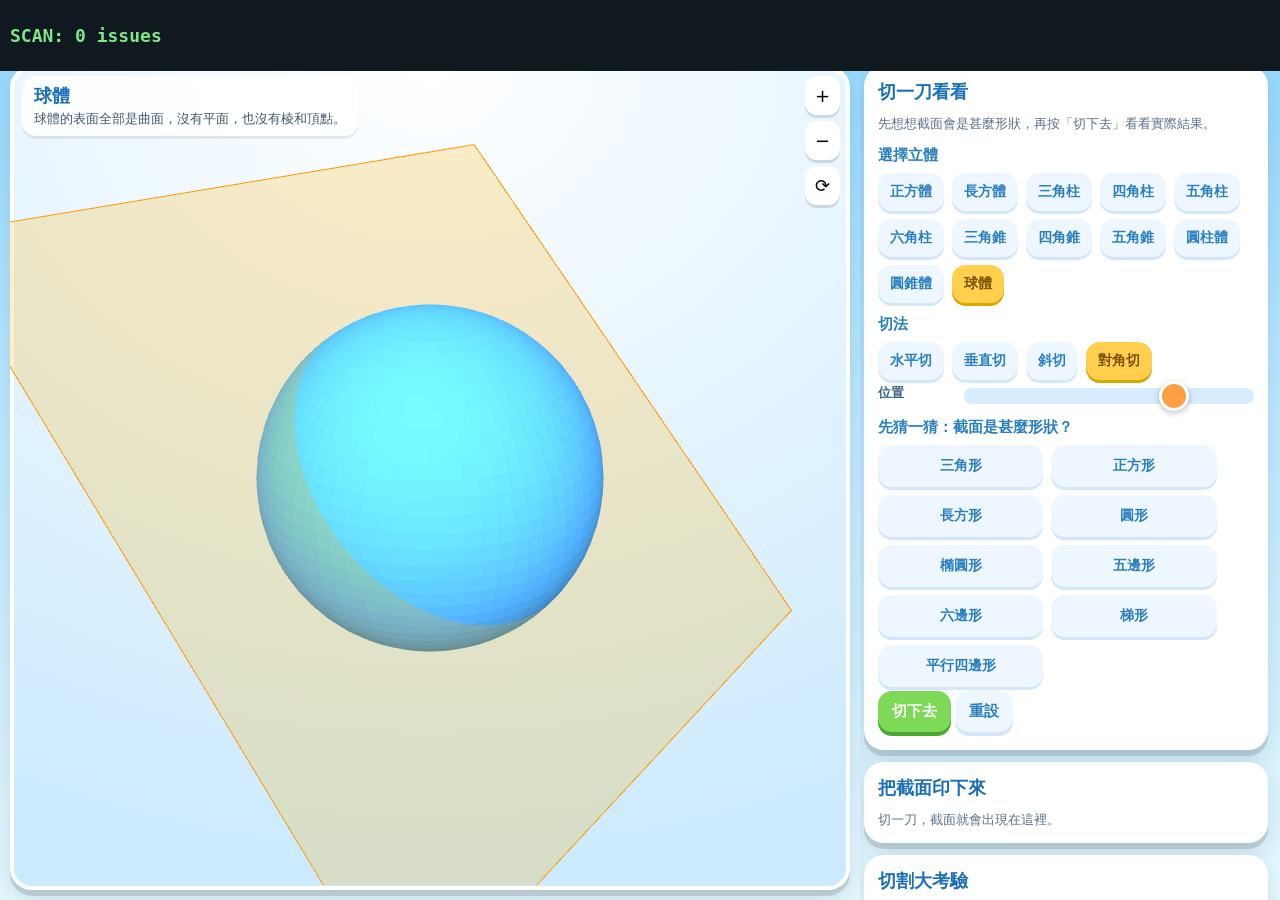
<file: tests/i18nscan.html>
<!DOCTYPE html>
<html lang="zh-Hant">
<head>
<meta charset="utf-8" />
<title>Peek-a-Shape i18n scan</title>
<link rel="stylesheet" href="../css/styles.css" />
<style>
  #scan { position: fixed; left: 0; top: 0; right: 0; z-index: 9999; max-height: 60vh; overflow: auto;
    background: #101820; color: #dfe8f0; font: 12px ui-monospace, Menlo, monospace; padding: 10px; white-space: pre-wrap; }
  #scan .f { color: #ff7b72; } #scan .p { color: #7ee787; }
</style>
</head>
<body>
  <div id="scan">running…</div>

  <div id="app">
    <header id="topbar">
      <div class="brand">🎲 <span class="zh" id="brand-name">立體探秘樂</span></div>
      <div class="spacer"></div>
      <nav class="modes">
        <button class="pill home" id="btn-home">主頁</button>
      </nav>
      <button class="pill lang" id="btn-lang">EN</button>
    </header>
    <div id="main">
      <div id="stage-wrap" style="position:relative;flex:1 1 64%;min-width:0;min-height:0;display:flex;">
        <div id="stage"></div>
      </div>
      <aside id="panel"></aside>
    </div>
  </div>

  <script src="../lib/three.min.js"></script>
  <script src="../js/geometry.js"></script>
  <script src="../js/clip.js"></script>
  <script src="../js/nets.js"></script>
  <script src="../js/i18n.js"></script>
  <script src="../js/viewer.js"></script>
  <script src="../js/app.js"></script>

  <script>
  (function () {
    'use strict';
    var A = PS.app, T = PS.i18n, st = A.state;
    var IDS = ['cube', 'cuboid', 'triPrism', 'quadPrism', 'pentaPrism', 'hexaPrism',
      'triPyramid', 'quadPyramid', 'pentaPyramid', 'cylinder', 'cone', 'sphere'];
    var CJK = /[\u3400-\u9FFF\uF900-\uFAFF]/;
    var issues = [];

    // 掃描面板 / 舞台標籤 / 提示 / 好友對話，找出英文模式下殘留的中文
    function scanCJK(where) {
      var nodes = [
        document.getElementById('panel'),
        document.querySelector('#stage .stage-label')
      ];
      nodes.forEach(function (n) {
        if (!n) return;
        var txt = n.textContent || '';
        if (CJK.test(txt)) issues.push(where + ' CJK: ' + txt.replace(/\s+/g, ' ').trim().slice(0, 90));
      });
    }
    function scanBrand(lang) {
      var b = document.getElementById('brand-name');
      var t = b ? b.textContent : '';
      if (lang === 'en' && CJK.test(t)) issues.push('EN brand still Chinese: ' + t);
      if (lang === 'zh' && !CJK.test(t)) issues.push('ZH brand not Chinese: ' + t);
    }
    // 中文模式：面板不應出現純英文句子（品牌與 EN 按鈕除外）
    function scanLatinLen(where) {
      var n = document.getElementById('panel');
      if (!n) return;
      var txt = (n.textContent || '').replace(/\s+/g, ' ').trim();
      // 若整段一個中文字都沒有，就當作沒切換到中文
      if (txt && !CJK.test(txt)) issues.push(where + ' not Chinese: ' + txt.slice(0, 90));
    }

    function run() {
      var Q = A._test;

      // 1) 英文模式：每個模組 × 每個立體
      T.setLang('en');
      ['inspect', 'unfold', 'cut'].forEach(function (mode) {
        Q.go(mode);
        IDS.forEach(function (id) {
          st.shape = id; Q.render();
          scanCJK('EN ' + mode + ' ' + id);
        });
      });
      // 首頁
      Q.go('home'); scanCJK('EN home');

      // 2) 英文模式：展開圖考驗（配對 / 不能摺）
      Q.go('unfold'); st.shape = 'cube';
      for (var i = 0; i < 6; i++) {
        st.unfold.quiz = null; Q.render(); Q.newUnfoldQuiz();
        scanCJK('EN unfold quiz#' + i);
        st.unfold.quiz.answered = true; st.unfold.quiz.chosen = 0; Q.render();
        scanCJK('EN unfold quiz#' + i + ' answered');
      }
      // 3) 英文模式：切割三種題型
      Q.go('cut'); st.shape = 'cube';
      for (var j = 0; j < 30; j++) {
        st.cut.quiz = null; Q.newCutQuiz();
        var q = st.cut.quiz;
        scanCJK('EN cut quiz ' + q.type);
        if (q.type !== 'target' && q.options) {
          st.cut.quiz.answered = true; st.cut.quiz.chosen = 0; Q.render();
          scanCJK('EN cut quiz ' + q.type + ' answered');
        } else if (q.type === 'target' && q.answered) {
          Q.render(); scanCJK('EN cut target done');
        }
      }

      // 4) 中文模式：每個模組
      T.setLang('zh');
      ['inspect', 'unfold', 'cut'].forEach(function (mode) {
        Q.go(mode);
        IDS.forEach(function (id) { st.shape = id; Q.render(); scanLatinLen('ZH ' + mode + ' ' + id); });
      });

      // 5) 導覽列：語言切換鈕顯示「另一個語言」的名稱（正確行為），主頁鈕要跟隨語言
      T.setLang('en');
      scanBrand('en');
      var bh = document.getElementById('btn-home').textContent;
      var bl = document.getElementById('btn-lang').textContent;
      if (CJK.test(bh)) issues.push('EN home button still Chinese: ' + bh);
      if (bl !== '中文') issues.push('EN lang button should offer 中文: ' + bl);
      T.setLang('zh');
      scanBrand('zh');
      bh = document.getElementById('btn-home').textContent;
      bl = document.getElementById('btn-lang').textContent;
      if (bh !== '主頁') issues.push('ZH home button wrong: ' + bh);
      if (bl !== 'English') issues.push('ZH lang button should offer English: ' + bl);

      // 作為診斷，輸出答案鍵的中文/英文長度統計
      var DICT = T.DICT, bad = [];
      Object.keys(DICT).forEach(function (k) {
        var e = DICT[k];
        if (!e.zh || !e.en) bad.push('missing ' + k);
      });

      var el = document.getElementById('scan');
      var head = 'SCAN: ' + issues.length + ' issues' + (bad.length ? ', ' + bad.length + ' dict problems' : '');
      el.innerHTML = '<h2 class="' + (issues.length ? 'f' : 'p') + '">' + head + '</h2>' +
        issues.slice(0, 80).map(function (s) { return '<div class="f">• ' + s + '</div>'; }).join('') +
        bad.slice(0, 20).map(function (s) { return '<div class="f">• ' + s + '</div>'; }).join('');
    }

    if (document.readyState === 'complete') setTimeout(run, 0);
    else window.addEventListener('load', function () { setTimeout(run, 0); });
  })();
  </script>
</body>
</html>
</file>
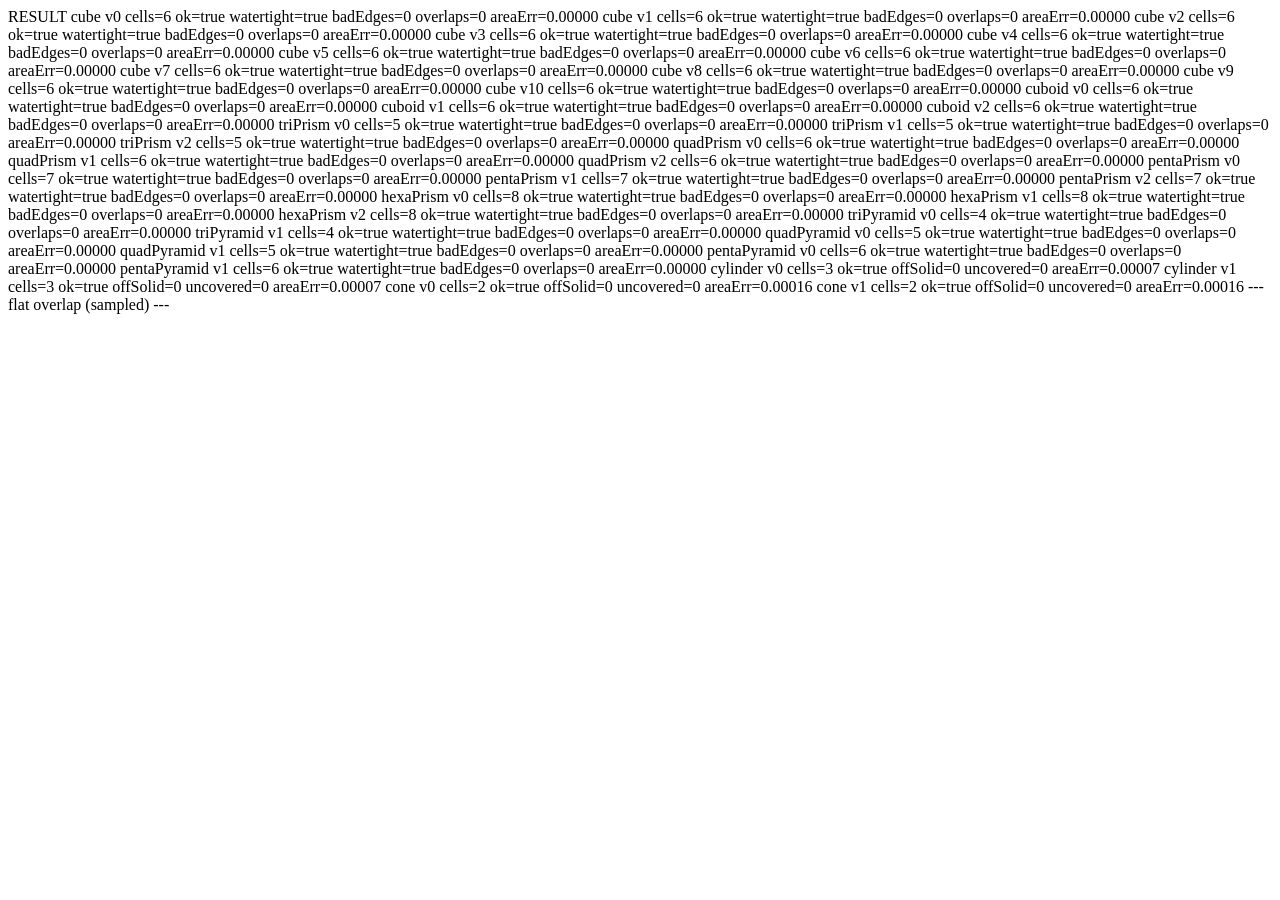
<file: tests/netvariants.html>
<!DOCTYPE html>
<html><head><meta charset="utf-8"><title>net variants</title></head>
<body>
<div id="out">running</div>
<script src="../js/geometry.js"></script>
<script src="../js/clip.js"></script>
<script src="../js/nets.js"></script>
<script>
(function () {
  var out = [];
  var N = window.PS.nets, G = window.PS.geo;
  var ids = ['cube','cuboid','triPrism','quadPrism','pentaPrism','hexaPrism',
             'triPyramid','quadPyramid','pentaPyramid','cylinder','cone'];
  ids.forEach(function (id) {
    var n = N.variants(id);
    for (var v = 0; v < n; v++) {
      var net = N.build(id, v);
      var line = id + ' v' + v + ' cells=' + net.cells.length;
      if (!net) { out.push(line + ' NULL'); continue; }
      try {
        var r = N.verifyNet(net, id);
        line += ' ok=' + r.ok;
        if (r.kind === 'poly') {
          line += ' watertight=' + r.watertight + ' badEdges=' + (r.badEdges||[]).length +
                  ' overlaps=' + r.overlaps.length + ' areaErr=' + r.areaErr.toFixed(5);
        } else {
          line += ' offSolid=' + (r.offSolid||[]).length + ' uncovered=' + r.uncovered + ' areaErr=' + r.areaErr.toFixed(5);
        }
        out.push(line);
      } catch (e) { out.push(line + ' ERROR ' + e.message); }
    }
  });
  // 平鋪時不可自我重疊（抽樣檢查）
  out.push('--- flat overlap (sampled) ---');
  ids.forEach(function (id) {
    var n = N.variants(id);
    for (var v = 0; v < n; v++) {
      var net = N.build(id, v);
      var polys = net.cells.map(function (c) { return { id: c.id, poly: c.poly }; });
      var hits = [];
      for (var i = 0; i < polys.length; i++) {
        for (var j = i + 1; j < polys.length; j++) {
          if (polysOverlap(polys[i].poly, polys[j].poly)) hits.push(polys[i].id + 'x' + polys[j].id);
        }
      }
      if (hits.length) out.push(id + ' v' + v + ' OVERLAP ' + hits.join(','));
    }
  });
  function polysOverlap(a, b) {
    // 只取「嚴格內部」的取樣點（質心＋往各頂點一半的位置），避免共邊被誤判重疊
    function samples(poly) {
      var cx = 0, cy = 0;
      poly.forEach(function (p) { cx += p[0]; cy += p[1]; });
      cx /= poly.length; cy /= poly.length;
      var out = [[cx, cy]];
      poly.forEach(function (p) { out.push([(p[0] + cx) / 2, (p[1] + cy) / 2]); });
      return out;
    }
    function inside(p, poly) {
      var c = false;
      for (var i = 0, j = poly.length - 1; i < poly.length; j = i++) {
        var yi = poly[i][1], yj = poly[j][1];
        if (((yi > p[1]) !== (yj > p[1])) &&
            (p[0] < (poly[j][0] - poly[i][0]) * (p[1] - yi) / (yj - yi) + poly[i][0])) c = !c;
      }
      return c;
    }
    var ok = false;
    [[a, b], [b, a]].forEach(function (pair) {
      samples(pair[0]).forEach(function (p) { if (inside(p, pair[1])) ok = true; });
    });
    return ok;
  }
  document.getElementById('out').textContent = 'RESULT\n' + out.join('\n');
})();
</script>
</body></html>
</file>
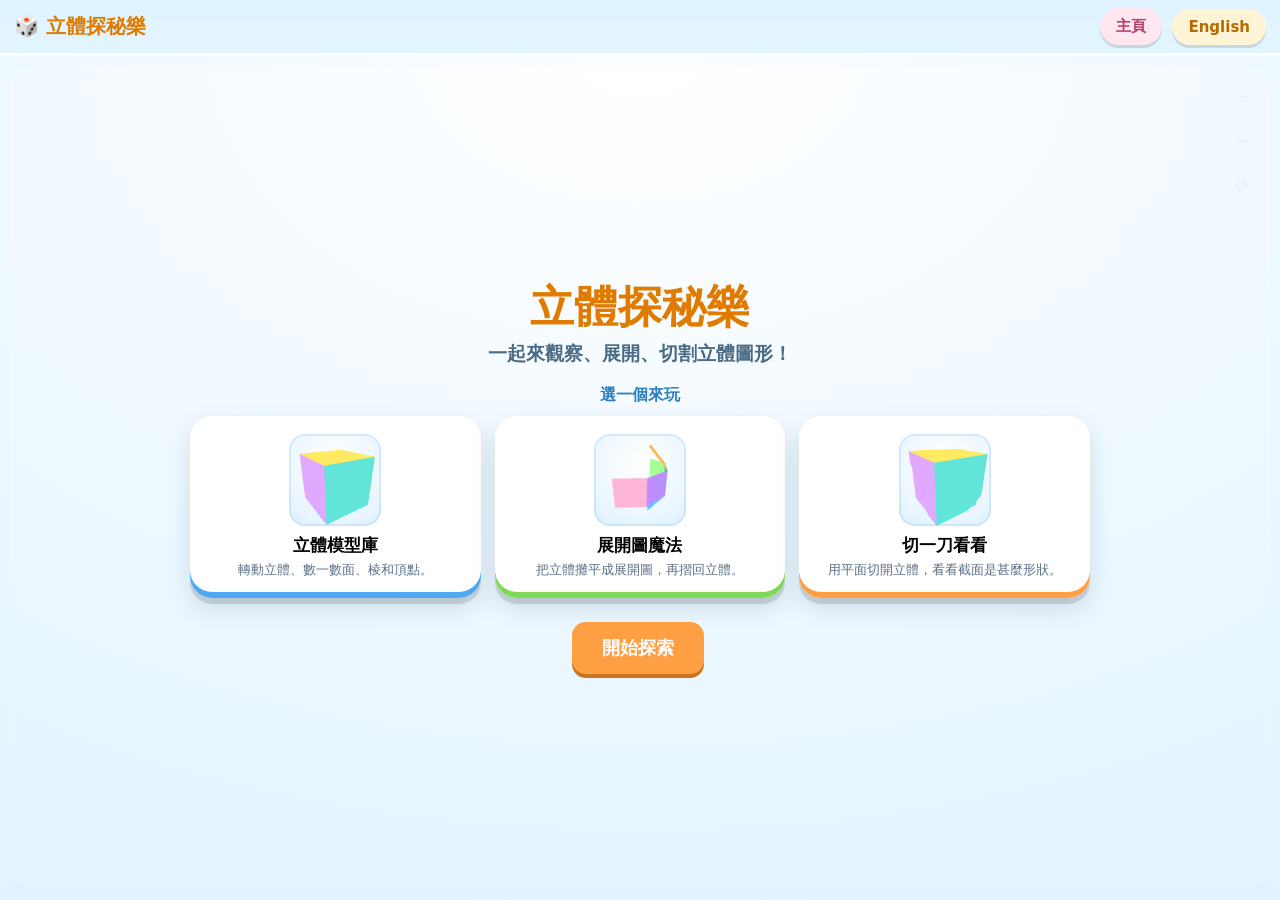
<file: tests/shot.html>
<!DOCTYPE html>
<html lang="zh-Hant">
<head>
<meta charset="utf-8" />
<meta name="viewport" content="width=device-width, initial-scale=1" />
<title>Peek-a-Shape 截圖</title>
<link rel="stylesheet" href="../css/styles.css" />
</head>
<body>
  <div id="app">
    <header id="topbar">
      <div class="brand">🎲 <span class="zh" id="brand-name">立體探秘樂</span></div>
      <div class="spacer"></div>
      <nav class="modes">
        <button class="pill home" id="btn-home">主頁</button>
      </nav>
      <button class="pill lang" id="btn-lang">EN</button>
    </header>
    <div id="main">
      <div id="stage-wrap" style="position:relative;flex:1 1 64%;min-width:0;min-height:0;display:flex;">
        <div id="stage"></div>
      </div>
      <aside id="panel"></aside>
    </div>
  </div>

  <script src="../lib/three.min.js"></script>
  <script src="../js/geometry.js"></script>
  <script src="../js/clip.js"></script>
  <script src="../js/nets.js"></script>
  <script src="../js/i18n.js"></script>
  <script src="../js/viewer.js"></script>
  <script src="../js/app.js"></script>
  <script>
  // URL hash form: #view=cut&shape=cube&lang=zh&mode=horizontal&pos=0&angle=40&t=0.4&variant=1&cut=1&edges=1&verts=1&group=0
  (function () {
    function params() {
      var o = {}, h = location.hash.replace(/^#/, '');
      if (!h) return o;
      h.split('&').forEach(function (kv) { var a = kv.split('='); o[decodeURIComponent(a[0])] = a[1] === undefined ? '' : decodeURIComponent(a[1]); });
      return o;
    }
    window.addEventListener('load', function () {
      setTimeout(function () {
        var p = params(), A = PS.app, st = A.state, T = PS.i18n;
        if (p.lang) T.setLang(p.lang);
        if (p.shape) st.shape = p.shape;
        if (p.edges !== undefined) st.inspect.edges = p.edges === '1';
        if (p.verts !== undefined) st.inspect.verts = p.verts === '1';
        if (p.auto !== undefined) st.inspect.auto = p.auto === '1';
        if (p.xray !== undefined) st.inspect.xray = p.xray === '1';
        if (p.t !== undefined) st.unfold.t = parseFloat(p.t);
        if (p.variant !== undefined) st.unfold.variant = parseInt(p.variant, 10);
        if (p.group !== undefined) st.unfold.pickGroup = parseInt(p.group, 10);
        if (p.mode) st.cut.mode = p.mode;
        if (p.pos !== undefined) st.cut.pos = parseFloat(p.pos);
        if (p.angle !== undefined) st.cut.angle = parseFloat(p.angle);
        if (p.quiz === 'unfold') A._test.go('unfold'), A._test.newUnfoldQuiz();
        else if (p.quiz === 'cut') A._test.go('cut'), A._test.newCutQuiz();
        else if (p.view) A._test.go(p.view);
        if (p.cut === '1') { A._test.go('cut'); A._test.doCut(); }
        A._test.render();
        if (p.count) {
          p.count.split(',').forEach(function (g) {
            A._test.onPick({ type: 'face', group: parseInt(g, 10) });
          });
        }
        if (p.probe === '1') {
          var v = A._test.getViewer();
          v.renderer.render(v.scene, v.camera);
          var gl = v.renderer.getContext();
          var w = gl.drawingBufferWidth, h = gl.drawingBufferHeight;
          var px = new Uint8Array(w * h * 4);
          gl.readPixels(0, 0, w, h, gl.RGBA, gl.UNSIGNED_BYTE, px);
          var green = 0, blue = 0, yellow = 0, opaque = 0;
          for (var i = 0; i < px.length; i += 4) {
            var r = px[i], g = px[i + 1], b = px[i + 2], a = px[i + 3];
            if (a < 20) continue;
            if (g > 140 && g > r + 30 && g > b + 30) green++;
            if (b > 140 && b > r + 40 && b > g + 20) blue++;
            if (r > 200 && g > 180 && b < 120) yellow++;
            opaque++;
          }
          document.title = 'PROBE gl=' + w + 'x' + h + ' opaque=' + opaque +
            ' green=' + green + ' blue=' + blue + ' yellow=' + yellow +
            ' xray=' + v.xray + ' hl=' + (v.hlGroup ? v.hlGroup.children.length : -1);
        } else if (p.rects === '1' || p.thumbs === '1') {
          var out = [], vs = A._test.getThumbs();
          vs.forEach(function (v) {
            var b = v.renderer.domElement.getBoundingClientRect();
            v.renderer.render(v.scene, v.camera);
            var gl = v.renderer.getContext();
            var w = gl.drawingBufferWidth, h = gl.drawingBufferHeight;
            var px = new Uint8Array(w * h * 4);
            gl.readPixels(0, 0, w, h, gl.RGBA, gl.UNSIGNED_BYTE, px);
            var n = 0, sum = [0, 0, 0];
            for (var i = 0; i < px.length; i += 4) {
              if (px[i + 3] > 20) { n++; sum[0] += px[i]; sum[1] += px[i + 1]; sum[2] += px[i + 2]; }
            }
            out.push({ rect: [Math.round(b.left), Math.round(b.top), Math.round(b.width), Math.round(b.height)],
              gl: [w, h], px: n, avg: n ? sum.map(function (x) { return Math.round(x / n); }) : null,
              content: v._content ? v._content.children.length : -1, radius: +v.radius.toFixed(2) });
          });
          document.title = 'THUMBS ' + JSON.stringify(out);
        } else document.title = 'ready';
      }, 120);
    });
  })();
  </script>
</body>
</html>
</file>
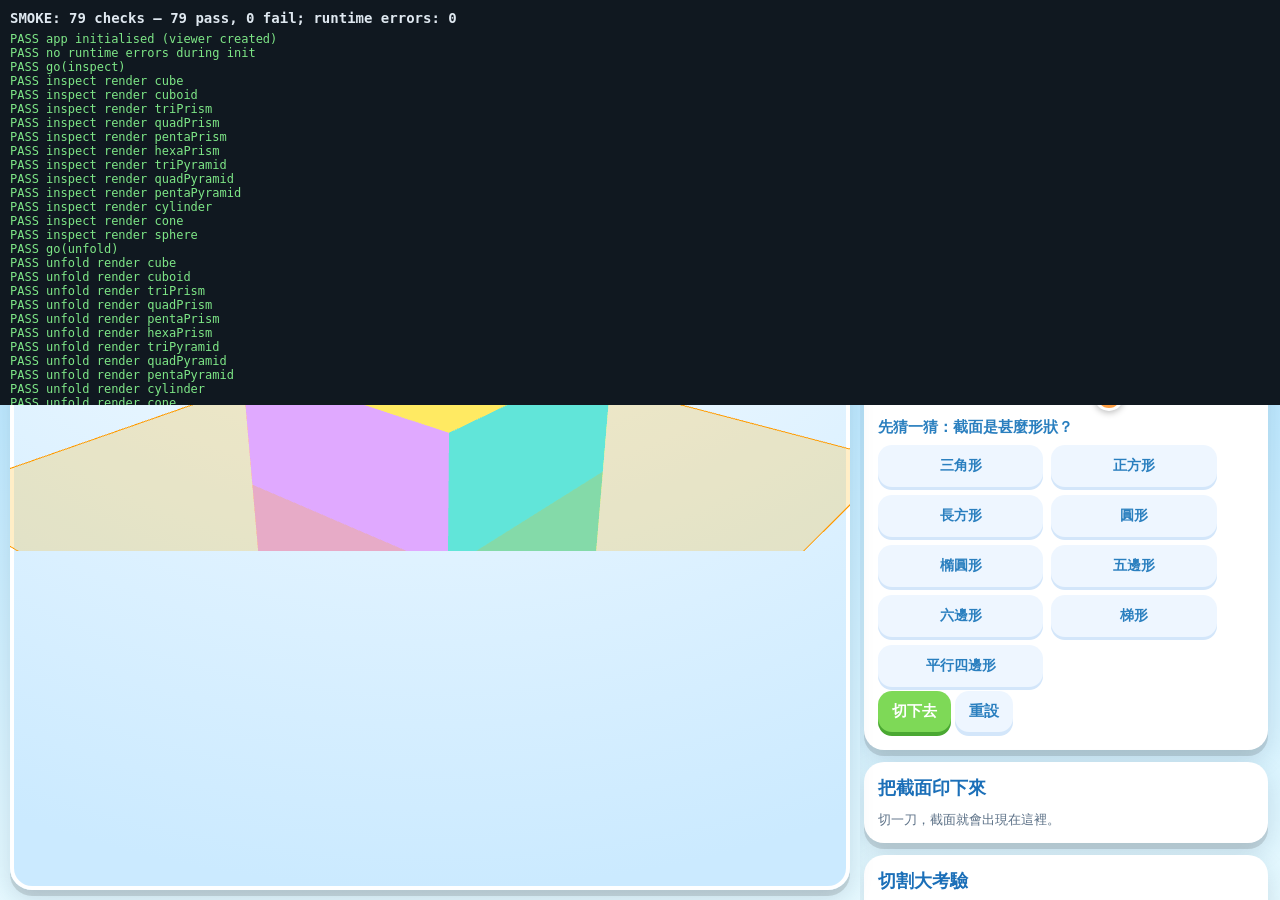
<file: tests/smoke.html>
<!DOCTYPE html>
<html lang="zh-Hant">
<head>
<meta charset="utf-8" />
<meta name="viewport" content="width=device-width, initial-scale=1" />
<title>Peek-a-Shape 冒煙測試</title>
<link rel="stylesheet" href="../css/styles.css" />
<style>
  #smoke { position: fixed; left: 0; top: 0; right: 0; z-index: 9999; max-height: 45vh; overflow: auto;
    background: #101820; color: #dfe8f0; font: 12px ui-monospace, Menlo, monospace; padding: 10px; }
  #smoke .p { color: #7ee787; } #smoke .f { color: #ff7b72; } #smoke h2 { font-size: 14px; margin: 0 0 6px; }
</style>
</head>
<body>
  <div id="smoke">running…</div>

  <div id="app">
    <header id="topbar">
      <div class="brand">🎲 <span class="zh" id="brand-name">立體探秘樂</span></div>
      <div class="spacer"></div>
      <nav class="modes">
        <button class="pill home" id="btn-home">主頁</button>
      </nav>
      <button class="pill lang" id="btn-lang">EN</button>
    </header>
    <div id="main">
      <div id="stage-wrap" style="position:relative;flex:1 1 64%;min-width:0;min-height:0;display:flex;">
        <div id="stage"></div>
      </div>
      <aside id="panel"></aside>
    </div>
  </div>

  <script>
    window.__SMOKE_ERRORS__ = [];
    window.addEventListener('error', function (e) {
      window.__SMOKE_ERRORS__.push('window.onerror: ' + (e.message || e.error) + ' @ ' + e.lineno + ':' + e.colno);
    });
    window.addEventListener('unhandledrejection', function (e) {
      window.__SMOKE_ERRORS__.push('unhandledrejection: ' + e.reason);
    });
  </script>

  <script src="../lib/three.min.js"></script>
  <script src="../js/geometry.js"></script>
  <script src="../js/clip.js"></script>
  <script src="../js/nets.js"></script>
  <script src="../js/i18n.js"></script>
  <script src="../js/viewer.js"></script>
  <script src="../js/app.js"></script>

  <script>
  (function () {
    'use strict';
    var ERRORS = window.__SMOKE_ERRORS__;
    var results = [];
    function check(name, fn) {
      try { fn(); results.push({ name: name, pass: true }); }
      catch (e) { results.push({ name: name, pass: false, msg: (e && e.message) ? e.message : String(e) }); }
    }
    var IDS = ['cube','cuboid','triPrism','quadPrism','pentaPrism','hexaPrism',
      'triPyramid','quadPyramid','pentaPyramid','cylinder','cone','sphere'];

    function finish() {
      var pass = results.filter(function (r) { return r.pass; }).length;
      var fail = results.length - pass;
      var el = document.getElementById('smoke');
      var html = '<h2>SMOKE: ' + results.length + ' checks — ' + pass + ' pass, ' + fail + ' fail; ' +
        'runtime errors: ' + ERRORS.length + '</h2>';
      results.forEach(function (r) {
        html += '<div class="' + (r.pass ? 'p' : 'f') + '">' + (r.pass ? 'PASS ' : 'FAIL ') + r.name +
          (r.msg ? ' — ' + r.msg : '') + '</div>';
      });
      ERRORS.forEach(function (m) { html += '<div class="f">ERR ' + m + '</div>'; });
      el.innerHTML = html;
      window.__SMOKE_RESULTS__ = results;
      window.__SMOKE_SUMMARY__ = { total: results.length, pass: pass, fail: fail, errors: ERRORS.length };
    }

    function run() {
      try { runInner(); } catch (e) { ERRORS.push('run threw: ' + ((e && e.stack) || e)); }
      finish();
    }

    function runInner() {
      var A = PS.app, st = A.state, T = PS.i18n, V = PS.V, G = PS.geo, C = PS.clip;
      var viewer = A._test.getViewer();

      check('app initialised (viewer created)', function () { if (!viewer) throw new Error('viewer is null'); });
      check('no runtime errors during init', function () { if (ERRORS.length) throw new Error(ERRORS.length + ' errors'); });

      // 1. 三個模組 × 全部立體，都能渲染
      ['inspect', 'unfold', 'cut'].forEach(function (mode) {
        check('go(' + mode + ')', function () { A._test.go(mode); });
        IDS.forEach(function (id) {
          check(mode + ' render ' + id, function () {
            st.shape = id;
            A._test.render();
            if (!document.getElementById('panel').childNodes.length) throw new Error('empty panel');
          });
        });
      });

      // 2. 觀察：開關
      check('inspect toggles', function () {
        A._test.go('inspect'); st.shape = 'cylinder';
        st.inspect.edges = true; st.inspect.verts = true; st.inspect.auto = true; A._test.render();
        st.inspect.edges = false; st.inspect.verts = false; st.inspect.auto = false; A._test.render();
      });

      // 3. 展開：變體 + 滑桿事件 + 對應 + 題目
      check('unfold variant cycle + slider', function () {
        A._test.go('unfold'); st.shape = 'cube'; st.unfold.variant = 0; st.unfold.t = 0; A._test.render();
        // 用滑桿事件
        var rng = document.querySelector('#panel .slider');
        if (!rng) throw new Error('no fold slider');
        rng.value = 60; rng.dispatchEvent(new Event('input'));
        if (Math.abs(st.unfold.t - 0.4) > 1e-6) throw new Error('slider did not set t=' + st.unfold.t);
        // 變體按鈕
        var before = st.unfold.variant;
        var btn = document.querySelector('#panel .btn.ghost.block');
        if (btn) { btn.click(); if (st.unfold.variant === before) throw new Error('variant did not change'); }
      });

      // 換展開圖時，立體在舞台上的顯示大小必須完全不變（同一立體共用鏡頭距離）
      check('unfold switching net keeps solid size', function () {
        A._test.go('unfold'); st.shape = 'cube'; st.unfold.variant = 0; st.unfold.t = 1; A._test.render();
        var vw = A._test.getViewer();
        function solidBox() {
          vw.renderer.render(vw.scene, vw.camera);
          var tmp = new THREE.Vector3(), mnx = 9, mxx = -9, mny = 9, mxy = -9;
          vw._content.children.forEach(function (m) {
            if (!m.geometry || !m.geometry.attributes.position) return;
            var pos = m.geometry.attributes.position;
            m.updateMatrixWorld(true);
            for (var i = 0; i < pos.count; i++) {
              tmp.fromBufferAttribute(pos, i).applyMatrix4(m.matrixWorld).project(vw.camera);
              if (tmp.x < mnx) mnx = tmp.x; if (tmp.x > mxx) mxx = tmp.x;
              if (tmp.y < mny) mny = tmp.y; if (tmp.y > mxy) mxy = tmp.y;
            }
          });
          return { w: mxx - mnx, h: mxy - mny };
        }
        var r0 = vw.radius, b0 = solidBox();
        var seen = [];
        for (var v = 1; v < PS.nets.variants('cube'); v++) {
          st.unfold.variant = v; A._test.render();
          if (Math.abs(vw.radius - r0) > 1e-6) throw new Error('camera moved at v' + v + ': ' + vw.radius.toFixed(4) + ' vs ' + r0.toFixed(4));
          var b = solidBox();
          if (Math.abs(b.w - b0.w) > 2e-3 || Math.abs(b.h - b0.h) > 2e-3) {
            throw new Error('solid size changed at v' + v + ': ' + b.w.toFixed(3) + 'x' + b.h.toFixed(3) + ' vs ' + b0.w.toFixed(3) + 'x' + b0.h.toFixed(3));
          }
          seen.push(b.w.toFixed(3));
        }
        if (seen.length !== PS.nets.variants('cube') - 1) throw new Error('not all variants checked');
        // 攤平後每個展開圖仍要完整入鏡
        for (var v2 = 0; v2 < PS.nets.variants('cube'); v2++) {
          st.unfold.variant = v2; st.unfold.t = 0; A._test.render();
          var f = solidBox();
          if (f.w > 1.66 || f.h > 1.66) throw new Error('net overflows at v' + v2 + ': ' + f.w.toFixed(2) + 'x' + f.h.toFixed(2));
        }
        st.unfold.variant = 0; st.unfold.t = 1; A._test.render();
      });

      // 球體沒有展開圖：舞台上仍要顯示球體，而且大小適中、居中
      check('unfold sphere still shows a sphere', function () {
        A._test.go('unfold'); st.shape = 'sphere'; st.unfold.variant = 0; st.unfold.t = 1; A._test.render();
        var vw = A._test.getViewer();
        if (!vw.solid || vw.solid.id !== 'sphere') throw new Error('sphere not shown in stage');
        if (!vw.meshes.length) throw new Error('no sphere mesh');
        vw.renderer.render(vw.scene, vw.camera);
        var tmp = new THREE.Vector3(), mnx = 9, mxx = -9, mny = 9, mxy = -9;
        vw.meshes.forEach(function (m) {
          var a = m.geometry.attributes.position;
          m.updateMatrixWorld(true);
          for (var i = 0; i < a.count; i++) {
            tmp.fromBufferAttribute(a, i).applyMatrix4(m.matrixWorld).project(vw.camera);
            if (tmp.x < mnx) mnx = tmp.x; if (tmp.x > mxx) mxx = tmp.x;
            if (tmp.y < mny) mny = tmp.y; if (tmp.y > mxy) mxy = tmp.y;
          }
        });
        var w = mxx - mnx, h = mxy - mny, cx = (mnx + mxx) / 2, cy = (mny + mxy) / 2;
        if (w < 0.2 || h < 0.2) throw new Error('sphere too small: ' + w.toFixed(2) + 'x' + h.toFixed(2));
        if (w > 1.3 || h > 1.3) throw new Error('sphere too big: ' + w.toFixed(2) + 'x' + h.toFixed(2));
        if (Math.abs(cx) > 0.02 || Math.abs(cy) > 0.02) throw new Error('sphere not centred: ' + cx.toFixed(3) + ',' + cy.toFixed(3));
        // 畫面比例：球體在螢幕上要是圓的（NDC 寬高比 = 舞台寬高比倒數）
        var aspect = vw._w / vw._h;
        if (Math.abs(w * aspect - h) > 0.02) throw new Error('sphere not round on screen: ' + (w * aspect).toFixed(3) + ' vs ' + h.toFixed(3));
        // 換去其他立體再回來，仍然正常
        st.shape = 'cube'; A._test.render();
        st.shape = 'sphere'; A._test.render();
        if (!vw.solid || vw.solid.id !== 'sphere') throw new Error('sphere lost after switching shapes');
        // 沒有展開圖，所以不應出現摺合滑桿
        if (document.querySelector('#panel .slider')) throw new Error('fold slider should not show for sphere');
      });

      check('unfold pick group renders', function () {
        A._test.go('unfold'); st.shape = 'cube'; st.unfold.pickGroup = 0; A._test.render();
        st.unfold.pickGroup = -1; A._test.render();
      });

      // 展開圖按鈕：要顯示百分比例，並跟隨滑桿更新
      check('unfold auto button follows percentage', function () {
        A._test.go('unfold'); st.shape = 'cube'; st.unfold.t = 0; A._test.render();
        var btn = document.getElementById('btn-auto-fold');
        if (!btn) throw new Error('no auto-fold button');
        if (!/\(\d+%\)/.test(btn.textContent)) throw new Error('no percentage on button: ' + btn.textContent);
        if (!/\(100%\)/.test(btn.textContent)) throw new Error('expected 100%: ' + btn.textContent);
        var rng = document.querySelector('#panel .slider');
        rng.value = '60';
        rng.dispatchEvent(new Event('input', { bubbles: true }));
        var pct = document.querySelector('#panel .pct');
        if (pct.textContent !== '60%') throw new Error('pct not updated: ' + pct.textContent);
        if (!/\(60%\)/.test(btn.textContent)) throw new Error('button pct not updated: ' + btn.textContent);
        st.unfold.t = 0; A._test.render();
      });

      // 展開圖考驗：答錯兩次機制（第一次錯只給提示，第二次錯才揭示答案）
      for (var u = 0; u < 8; u++) {
        check('unfold quiz #' + (u + 1), function () {
          A._test.go('unfold'); st.shape = 'cube'; st.unfold.quiz = null; A._test.render();
          A._test.newUnfoldQuiz();
          var q = st.unfold.quiz;
          if (!q || !q.options || q.options.length !== 3) throw new Error('bad quiz options');
          var correct = q.options.filter(function (o) { return o.correct; }).length;
          var valid = q.options.filter(function (o) { return o.res && o.res.ok; }).length;
          if (correct !== 1) throw new Error(q.type + ' should have exactly 1 correct answer, got ' + correct);
          if (q.type === 'match' && valid !== 1) throw new Error('match should have 1 foldable option, got ' + valid);
          if (q.type === 'invalid' && valid !== 2) throw new Error('invalid should have 2 foldable options, got ' + valid);
          // 逐一作答（每個選項都測，重新生成題目）
          for (var i = 0; i < 3; i++) {
            A._test.newUnfoldQuiz();
            var qi = st.unfold.quiz;
            var isRight = !!qi.options[i].correct;
            A._test.answerUnfold(i);
            if (isRight) {
              if (!qi.answered || !qi.correctAnswer) throw new Error('correct answer not accepted');
              continue;
            }
            // 第一次答錯：只給提示，不揭示答案
            if (qi.answered) throw new Error('first wrong answer must not be revealed');
            if (!qi.hint) throw new Error('no hint after first wrong answer');
            if (!document.querySelector('#panel .feedback.hint')) throw new Error('hint not rendered');
            // 同一個錯選項不能再按
            A._test.answerUnfold(i);
            if (qi.answered) throw new Error('tried option should stay locked');
            // 第二次都答錯 → 揭示答案
            var other = -1;
            qi.options.forEach(function (o, k) { if (!o.correct && k !== i) other = k; });
            if (other < 0) throw new Error('no second wrong option');
            A._test.answerUnfold(other);
            if (!qi.answered) throw new Error('second wrong answer should reveal');
            if (qi.correctAnswer) throw new Error('second wrong answer marked correct');
            if (!document.querySelector('#panel .feedback.no')) throw new Error('reveal text not rendered');
            // 揭示後有「看正確答案的摺合動畫」按鈕
            var hasBtn = Array.prototype.some.call(document.querySelectorAll('#panel .btn'), function (b) {
              return /摺合|fold/i.test(b.textContent);
            });
            if (!hasBtn) throw new Error('no correct-net fold button');
          }
        });
      }

      // 提示與解釋必須引用立體自身的特徵（面數／棱／頂點／曲面）
      check('solid feature sentences match geometry counts', function () {
        ['cube', 'cuboid', 'triPrism', 'quadPrism', 'pentaPrism', 'hexaPrism',
          'triPyramid', 'quadPyramid', 'pentaPyramid'].forEach(function (id) {
          var c = PS.geo.info(id).counts;
          ['zh', 'en'].forEach(function (lang) {
            var s2 = PS.i18n.t('solid.feature.' + id, lang);
            [c.faces, c.edges, c.vertices].forEach(function (n) {
              if (s2.indexOf(String(n)) < 0) throw new Error(id + '/' + lang + ' feature missing count ' + n + ': ' + s2);
            });
          });
        });
        ['cylinder', 'cone', 'sphere'].forEach(function (id) {
          ['zh', 'en'].forEach(function (lang) {
            var s2 = PS.i18n.t('solid.feature.' + id, lang);
            if (!s2 || s2.length < 10) throw new Error(id + '/' + lang + ' feature missing');
            if (!/曲面|curved/i.test(s2)) throw new Error(id + '/' + lang + ' feature should mention curved surface: ' + s2);
          });
        });
      });

      check('unfold quiz hint + reveal use solid features', function () {
        A._test.go('unfold'); st.shape = 'cube'; st.unfold.quiz = null; A._test.render();
        A._test.newUnfoldQuiz();
        var q = st.unfold.quiz;
        if (!q) throw new Error('no net quiz');
        var feat = PS.i18n.t('solid.feature.' + q.target, 'zh');
        if (!feat) throw new Error('no feature text for ' + q.target);
        var wi = -1; q.options.forEach(function (o, i) { if (!o.correct) wi = i; });
        A._test.answerUnfold(wi);
        if (q.answered) throw new Error('first wrong must not reveal');
        if (!q.hint || q.hint.indexOf(feat) < 0) throw new Error('hint ignored solid features: ' + q.hint);
        var wi2 = -1; q.options.forEach(function (o, i) { if (!o.correct && i !== wi) wi2 = i; });
        A._test.answerUnfold(wi2);
        if (!q.answered) throw new Error('second wrong should reveal');
        var rv = document.querySelector('#panel .feedback.no');
        if (!rv || rv.textContent.indexOf(feat) < 0) throw new Error('reveal ignored solid features: ' + (rv ? rv.textContent : 'none'));
      });

      check('cut quiz hint + reveal use solid features', function () {
        A._test.go('cut'); st.shape = 'cube'; st.cut.quiz = null; st.cut.showResult = false; A._test.render();
        var feat = PS.i18n.t('solid.feature.cube', 'zh');
        var q = null;
        for (var k = 0; k < 40 && !q; k++) {
          A._test.newCutQuiz();
          if (st.cut.quiz.type === 'match') q = st.cut.quiz;
        }
        if (!q) throw new Error('no match cut quiz');
        var wi = -1; q.options.forEach(function (o, i) { if (!o.correct) wi = i; });
        A._test.answerCut(wi);
        if (q.answered) throw new Error('first wrong must not reveal');
        if (!q.hint || q.hint.indexOf(feat) < 0) throw new Error('cut hint ignored solid features: ' + q.hint);
        var wi2 = -1; q.options.forEach(function (o, i) { if (!o.correct && i !== wi) wi2 = i; });
        A._test.answerCut(wi2);
        if (!q.answered) throw new Error('second wrong should reveal');
        var rv = document.querySelector('#panel .feedback.no');
        if (!rv || rv.textContent.indexOf(feat) < 0) throw new Error('cut reveal ignored solid features: ' + (rv ? rv.textContent : 'none'));

        // 先猜一猜：第一次錯只給提示（不切開），第二次錯才切開並揭示
        st.cut.quiz = null; st.cut.showResult = false; st.cut.predicted = null;
        st.cut.predAttempts = 0; st.cut.predHint = null;
        st.cut.mode = 'horizontal'; st.cut.pos = 0; A._test.render();
        var actualKey = st.cut.section && st.cut.section.key;
        if (!st.cut.result || !actualKey) throw new Error('cube cut result missing');
        st.cut.predicted = (actualKey === 'circle') ? 'triangle' : 'circle';
        A._test.doCut();
        if (st.cut.showResult) throw new Error('first wrong prediction must not cut');
        if (!st.cut.predHint || st.cut.predHint.indexOf(feat) < 0) throw new Error('prediction hint ignored solid features: ' + st.cut.predHint);
        A._test.doCut();
        if (!st.cut.showResult) throw new Error('second wrong prediction should cut');
        var rv2 = document.querySelector('#panel .feedback.no');
        if (!rv2 || rv2.textContent.indexOf(feat) < 0) throw new Error('prediction reveal ignored solid features: ' + (rv2 ? rv2.textContent : 'none'));
      });

      check('quiz next button starts a new question directly', function () {
        A._test.go('unfold'); st.shape = 'cube'; st.unfold.quiz = null; A._test.render();
        A._test.newUnfoldQuiz();
        var q1 = st.unfold.quiz;
        var ci = -1; q1.options.forEach(function (o, i) { if (o.correct) ci = i; });
        A._test.answerUnfold(ci);
        if (!q1.answered) throw new Error('quiz should be answered');
        var btn = Array.prototype.filter.call(document.querySelectorAll('#panel .btn'), function (b) {
          return /下一題|Next/i.test(b.textContent);
        })[0];
        if (!btn) throw new Error('no next button after answering');
        btn.click();
        if (!st.unfold.quiz || st.unfold.quiz === q1) throw new Error('next should create a new net quiz');
        if (st.unfold.quiz.answered) throw new Error('new net quiz should be unanswered');
        if (!document.querySelector('#panel .options.nets')) throw new Error('new net quiz options not rendered');

        A._test.go('cut'); st.shape = 'cube'; st.cut.quiz = null; A._test.render();
        A._test.newCutQuiz();
        var cq = st.cut.quiz;
        if (cq.type !== 'target') {
          var cci = -1; cq.options.forEach(function (o, i) { if (o.correct) cci = i; });
          A._test.answerCut(cci);
          if (!cq.answered) throw new Error('cut quiz should be answered');
        }
        var nx = Array.prototype.filter.call(document.querySelectorAll('#panel .btn'), function (b) {
          return /下一題|Next/i.test(b.textContent);
        })[0];
        if (!nx) throw new Error('no cut next button');
        nx.click();
        if (!st.cut.quiz || st.cut.quiz === cq) throw new Error('cut next should create a new quiz directly');
        if (st.cut.quiz.type !== 'target' && st.cut.quiz.answered) throw new Error('new cut quiz should be unanswered');
      });

      check('correct answers also explain why', function () {
        var A2 = PS.app._test, st2 = PS.app.state;
        // 展開圖大考驗：答對 → 立體特徵 ＋ 為甚麼這個展開圖摺得成
        A2.go('unfold'); st2.shape = 'cube'; st2.unfold.quiz = null; A2.render();
        A2.newUnfoldQuiz();
        var uq = st2.unfold.quiz;
        var uci = -1; uq.options.forEach(function (o, i) { if (o.correct) uci = i; });
        A2.answerUnfold(uci);
        var uFeat = PS.i18n.t('solid.feature.' + uq.target, 'zh');
        var okBox = document.querySelector('#panel .feedback.ok');
        if (!okBox || okBox.textContent.indexOf(uFeat) < 0) throw new Error('correct net answer missing feature explanation');
        if (okBox.textContent.length < 40) throw new Error('correct net explanation too short');

        // 切割大考驗（配對）：答對 → 立體特徵 ＋ 幾何理由
        A2.go('cut'); st2.shape = 'cube'; st2.cut.quiz = null; st2.cut.showResult = false; A2.render();
        var cq = null;
        for (var k = 0; k < 40 && !cq; k++) {
          A2.newCutQuiz();
          if (st2.cut.quiz.type === 'match') cq = st2.cut.quiz;
        }
        if (!cq) throw new Error('no match cut quiz');
        var cci = -1; cq.options.forEach(function (o, i) { if (o.correct) cci = i; });
        A2.answerCut(cci);
        var cFeat = PS.i18n.t('solid.feature.cube', 'zh');
        var cBox = document.querySelector('#panel .feedback.ok');
        if (!cBox || cBox.textContent.indexOf(cFeat) < 0) throw new Error('correct cut answer missing feature explanation');
        if (!/條邊|曲面/.test(cBox.textContent)) throw new Error('correct cut answer missing geometric reason');

        // 先猜一猜：猜對 → 立體特徵 ＋ 幾何理由
        st2.cut.quiz = null; st2.cut.showResult = false; st2.cut.predicted = null;
        st2.cut.predAttempts = 0; st2.cut.predHint = null;
        st2.cut.mode = 'horizontal'; st2.cut.pos = 0; A2.render();
        if (!st2.cut.section) throw new Error('no cube section');
        st2.cut.predicted = 'square';
        if (!A2.predMatches('square', st2.cut.section.key)) throw new Error('cube horizontal section should accept square');
        A2.doCut();
        if (!st2.cut.showResult) throw new Error('correct prediction should cut');
        var pBox = Array.prototype.filter.call(document.querySelectorAll('#panel .feedback.ok'), function (e) {
          return /答對|correct/i.test(e.textContent);
        })[0];
        if (!pBox || pBox.textContent.indexOf(cFeat) < 0) throw new Error('correct prediction missing explanation');
        if (!/條邊|曲面/.test(pBox.textContent)) throw new Error('correct prediction missing geometric reason');

        // 目標挑戰：切對 → 立體特徵 ＋ 幾何理由
        st2.cut.quiz = null; st2.cut.showResult = false;
        var tq = null;
        for (var j = 0; j < 40 && !tq; j++) {
          A2.newCutQuiz();
          if (st2.cut.quiz.type === 'target' && st2.cut.quiz.target) tq = st2.cut.quiz;
        }
        if (!tq) throw new Error('no target quiz');
        var solved = null;
        A2.candidateCuts(PS.geo.getSolid('cube')).forEach(function (c) { if (!solved && A2.targetMatch(tq.target, c.key)) solved = c; });
        if (!solved) throw new Error('no solution for target ' + tq.target);
        st2.cut.mode = solved.mode; st2.cut.pos = solved.pos; st2.cut.angle = 40; st2.cut.showResult = false;
        A2.render();
        if (!st2.cut.quiz.answered) throw new Error('target not detected as solved');
        var tBox = Array.prototype.filter.call(document.querySelectorAll('#panel .feedback.ok'), function (e) {
          return /做得好|Well done/i.test(e.textContent);
        })[0];
        if (!tBox || tBox.textContent.indexOf(cFeat) < 0) throw new Error('target success missing explanation');
        if (!/條邊|曲面/.test(tBox.textContent)) throw new Error('target success missing geometric reason');
      });

      // 4. 切割：所有模式 + 切割 + 印章 + 題型
      check('cut all modes', function () {
        A._test.go('cut'); st.shape = 'cube';
        ['horizontal', 'vertical', 'slant', 'diagonal'].forEach(function (m) {
          st.cut.mode = m; st.cut.showResult = false; A._test.render();
        });
      });

      check('cut controls: angle only for slant, position always; no free mode', function () {
        A._test.go('cut'); st.shape = 'cube'; st.cut.showResult = false;
        function panelText() { return document.getElementById('panel').textContent; }
        function sliderCount() { return document.querySelectorAll('#panel .slider').length; }
        // 自由角度按鈕已移除
        if (/自由角度|Free angle/.test(panelText())) throw new Error('free-angle chip still present');
        // 水平切 / 垂直切 / 對角切：只有位置滑桿（1 條），沒有角度滑桿
        ['horizontal', 'vertical', 'diagonal'].forEach(function (m) {
          st.cut.mode = m; A._test.render();
          if (sliderCount() !== 1) throw new Error(m + ' should have only the position slider, got ' + sliderCount());
          if (/角度|Angle/.test(panelText())) throw new Error(m + ' should not show an angle control');
        });
        // 斜切：角度 + 位置（2 條）
        st.cut.mode = 'slant'; A._test.render();
        if (sliderCount() !== 2) throw new Error('slant should have angle + position sliders, got ' + sliderCount());
        // 對角切是固定 45° 對角平面
        st.cut.mode = 'diagonal'; st.cut.pos = 0; st.cut.showResult = false; A._test.render();
        var dplane = st.cut.plane;
        var nrm = dplane && dplane.n ? dplane.n : null;
        if (!nrm || Math.abs(Math.abs(nrm[0]) - Math.abs(nrm[1])) > 1e-6 || Math.abs(nrm[2]) > 1e-6) {
          throw new Error('diagonal normal should be [±1,±1,0], got ' + JSON.stringify(nrm));
        }
        st.cut.mode = 'horizontal'; st.cut.pos = 0; A._test.render();
      });

      check('cut perform + separation + stamp', function () {
        A._test.go('cut'); st.shape = 'cube';
        st.cut.mode = 'horizontal'; st.cut.pos = 0; st.cut.angle = 40; st.cut.showResult = false;
        A._test.render();
        A._test.doCut();
        if (!st.cut.showResult) throw new Error('cut not applied');
        if (!st.cut.section) throw new Error('no section computed');
        // 2D 印章
        var cv = document.createElement('canvas'); cv.width = 360; cv.height = 360;
        A._test.drawStamp(cv, st.cut.section, 20, 1.2);
      });

      check('cut candidates + section keys for all solids', function () {
        IDS.forEach(function (id) {
          var solid = G.getSolid(id);
          var cands = A._test.candidateCuts(solid);
          cands.forEach(function (c) {
            if (!C.SHAPE_NAME[c.key]) throw new Error('unknown shape key ' + c.key + ' for ' + id);
          });
        });
      });

      check('cut quiz all three types, every option (2 attempts)', function () {
        A._test.go('cut'); st.shape = 'cube';
        var seen = {};
        for (var n = 0; n < 40; n++) {
          st.cut.quiz = null;
          A._test.newCutQuiz();
          var q = st.cut.quiz;
          if (!q) throw new Error('no quiz');
          seen[q.type] = (seen[q.type] || 0) + 1;
          if (q.type === 'target') {
            // 用幾何方法解出目標：找一個候選切法，其 key 與目標相符
            var solid = G.getSolid(st.shape);
            var cands = A._test.candidateCuts(solid);
            var solved = null;
            cands.forEach(function (c) { if (A._test.targetMatch(q.target, c.key)) solved = c; });
            if (solved) {
              st.cut.mode = solved.mode; st.cut.pos = solved.pos; st.cut.angle = 40;
              A._test.render();
              if (!st.cut.quiz.answered) throw new Error('target not detected as solved for ' + q.target);
            }
            // 目標題：答錯時第一次給提示、第二次才給正確做法
            st.cut.quiz = null; A._test.newCutQuiz();
            var tq = st.cut.quiz;
            if (tq.type === 'target' && !tq.answered) {
              st.cut.showResult = false;
              st.cut.predicted = null;
              A._test.doCut();
              if (st.cut.quiz.answered) throw new Error('target should not be answered by a wrong cut');
              if (!st.cut.quiz.hint) throw new Error('target hint missing after 1st attempt');
              A._test.doCut();
              if (!st.cut.quiz.hint) throw new Error('target hint missing after 2nd attempt');
              if (!document.querySelector('#panel .feedback.hint')) throw new Error('target hint not rendered');
            }
            continue;
          }
          // 逐個選項測試（每次重新生成題目，因為選項會重新洗牌）
          for (var i = 0; i < q.options.length; i++) {
            st.cut.quiz = null; A._test.newCutQuiz();
            var qq = st.cut.quiz;
            if (qq.type === 'target') continue;
            if (!qq.options[i]) continue;
            var isRight = !!qq.options[i].correct;
            A._test.answerCut(i);
            if (isRight) {
              if (!qq.answered || !qq.correctAnswer) throw new Error('correct answer not accepted');
              continue;
            }
            if (qq.answered) throw new Error('1st wrong cut answer must not be revealed');
            if (!qq.hint) throw new Error('cut hint missing');
            var other = -1;
            qq.options.forEach(function (o, k) { if (!o.correct && k !== i) other = k; });
            if (other < 0) {
              // 二選一：另一個就是正確答案
              for (var k2 = 0; k2 < qq.options.length; k2++) if (k2 !== i) other = k2;
              A._test.answerCut(other);
              if (!qq.answered || !qq.correctAnswer) throw new Error('remaining correct option not accepted');
              continue;
            }
            A._test.answerCut(other);
            if (!qq.answered) throw new Error('2nd wrong cut answer should reveal');
            if (qq.correctAnswer) throw new Error('2nd wrong cut answer marked correct');
            if (!document.querySelector('#panel .feedback.no')) throw new Error('cut reveal text missing');
          }
        }
        if (!seen.match || !seen.judge || !seen.target) throw new Error('did not observe all quiz types: ' + JSON.stringify(seen));
      });

      // 先猜一猜：第一次錯只給提示（不切開），第二次錯才切開並揭示答案
      check('cut prediction: two attempts', function () {
        A._test.go('cut'); st.shape = 'cube';
        st.cut.mode = 'horizontal'; st.cut.pos = 0;
        st.cut.showResult = false; st.cut.sep = 0; st.cut.predicted = null;
        st.cut.predAttempts = 0; st.cut.predHint = null; A._test.render();
        var sec = st.cut.section;
        if (!sec || sec.unsupported) throw new Error('no section to predict');
        var wrong = ['triangle', 'pentagon', 'hexagon', 'circle'].filter(function (k) {
          return !A._test.predMatches(k, sec.key);
        })[0];
        if (!wrong) throw new Error('no wrong prediction available');
        st.cut.predicted = wrong; A._test.render();
        A._test.doCut();
        if (st.cut.showResult) throw new Error('1st wrong prediction must not cut');
        if (!st.cut.predHint) throw new Error('prediction hint missing');
        if (!document.querySelector('#panel .feedback.hint')) throw new Error('prediction hint not rendered');
        st.cut.predHint = null; A._test.render();
        A._test.doCut();
        if (!st.cut.showResult) throw new Error('2nd wrong prediction should cut');
        if (!document.querySelector('#panel .feedback.no')) throw new Error('prediction reveal missing');
        // 切開之後預測選項鎖住，不能再偷看答案
        if (!document.querySelector('#panel .opt.locked')) throw new Error('prediction options should be locked after cut');
        // 正確的預測：答對
        st.cut.showResult = false; st.cut.predicted = null;
        st.cut.predAttempts = 0; st.cut.predHint = null; A._test.render();
        var sec2 = st.cut.section;
        st.cut.predicted = sec2.key; A._test.render();
        A._test.doCut();
        if (!st.cut.showResult) throw new Error('correct prediction should cut');
        if (!document.querySelector('#panel .feedback.ok')) throw new Error('correct prediction not praised');
      });

      // 5. 語言切換：切到英文後每個模組、每個立體都要能渲染
      check('home text follows language switch', function () {
        A._test.go('home');
        T.setLang('en');
        var t = document.querySelector('#home .hcard .t');
        if (!t) throw new Error('no home card title');
        if (/[\u3400-\u9FFF]/.test(t.textContent)) throw new Error('home still Chinese after EN: ' + t.textContent);
        if (!/[A-Za-z]/.test(t.textContent)) throw new Error('home not English: ' + t.textContent);
        T.setLang('zh');
        var t2 = document.querySelector('#home .hcard .t');
        if (!/[\u3400-\u9FFF]/.test(t2.textContent)) throw new Error('home not back to Chinese: ' + t2.textContent);
        var thumbs = document.querySelectorAll('#home .thumb3d canvas');
        if (thumbs.length !== 3) throw new Error('expected 3 home 3D thumbnails, got ' + thumbs.length);
      });
      check('switch to EN and render everything', function () {
        T.setLang('en');
        ['inspect', 'unfold', 'cut'].forEach(function (mode) {
          A._test.go(mode);
          IDS.forEach(function (id) { st.shape = id; A._test.render(); });
        });
        var btn = document.getElementById('btn-lang');
        if (!btn.textContent) throw new Error('lang button empty');
      });
      check('switch back to ZH and render everything', function () {
        T.setLang('zh');
        ['inspect', 'unfold', 'cut'].forEach(function (mode) {
          A._test.go(mode);
          IDS.forEach(function (id) { st.shape = id; A._test.render(); });
        });
      });

      // 5b. 主頁滿版：主頁時隱藏面板、舞台滿寬；進入模組後回復左右分欄
      check('home fills full width, panel hidden; modules split', function () {
        A._test.go('home');
        var wrap = document.getElementById('stage-wrap');
        var panel = document.getElementById('panel');
        if (panel.style.display !== 'none') throw new Error('panel should be hidden on home');
        if (wrap.style.flex.indexOf('100%') < 0) throw new Error('stage should be full width on home: ' + wrap.style.flex);
        var cards = document.querySelectorAll('#home .hcard');
        if (cards.length !== 3) throw new Error('expected 3 home cards, got ' + cards.length);
        A._test.go('inspect');
        if (panel.style.display !== 'block') throw new Error('panel should show in module');
        if (wrap.style.flex.indexOf('64%') < 0) throw new Error('stage should be ~64% in module: ' + wrap.style.flex);
      });

      // 頂欄只保留主頁與語言切換
      check('topbar has only home + language buttons', function () {
        var pills = document.querySelectorAll('#topbar .pill');
        if (pills.length !== 2) throw new Error('expected 2 topbar pills, got ' + pills.length);
        var modes = document.querySelectorAll('#topbar [data-mode]');
        if (modes.length !== 0) throw new Error('mode buttons should be removed');
      });

      // 6. 真實 DOM 點擊（事件處理）
      check('DOM clicks: topbar buttons', function () {
        document.getElementById('btn-lang').click();
        document.getElementById('btn-lang').click();
        document.getElementById('btn-home').click();
        Array.prototype.forEach.call(document.querySelectorAll('#topbar [data-mode]'), function (b) { b.click(); });
      });
      check('DOM clicks: solid chips + next/quiz buttons', function () {
        A._test.go('inspect');
        var chips = document.querySelectorAll('#panel .chip');
        if (!chips.length) throw new Error('no chips');
        for (var i = 0; i < chips.length; i++) chips[i].click();
        A._test.go('unfold');
        var chips2 = document.querySelectorAll('#panel .chip');
        for (var j = 0; j < chips2.length; j++) chips2[j].click();
        A._test.go('cut');
        var chips3 = document.querySelectorAll('#panel .chip');
        for (var k = 0; k < chips3.length; k++) chips3[k].click();
      });

      // 7. 觀察：透視模式 + 計數機（面半透明綠、棱藍、頂點黃）
      check('inspect xray toggle + overlays', function () {
        A._test.go('inspect'); st.shape = 'cube'; st.inspect.xray = false;
        st.inspect.edges = false; st.inspect.verts = false; A._test.render();
        var v = A._test.getViewer();
        var btns = document.querySelectorAll('#panel .big-toggle.alt');
        var found = false;
        Array.prototype.forEach.call(btns, function (b) {
          if (/X-Ray|透視|棱和頂點|edges/i.test(b.textContent)) { found = true; b.click(); }
        });
        if (!found) throw new Error('no X-Ray toggle button');
        if (!st.inspect.xray) throw new Error('xray state not enabled');
        if (v.xray !== true) throw new Error('viewer xray not applied');
        if (!v.solidMesh || v.solidMesh.material.transparent !== true) throw new Error('solid not transparent in xray');
        if (v.overlay.visible !== true) throw new Error('edges/vertices should auto-show in xray');
        // 關閉
        Array.prototype.forEach.call(document.querySelectorAll('#panel .big-toggle.alt'), function (b) {
          if (/X-Ray|透視|棱和頂點|edges/i.test(b.textContent)) b.click();
        });
        if (st.inspect.xray !== false || v.xray !== false) throw new Error('xray did not turn off');
      });

      check('inspect click-to-count sequence + highlight overlay', function () {
        A._test.go('inspect'); st.shape = 'cube'; st.inspect.counted = {}; st.inspect.order = []; st.inspect._shape = 'cube';
        A._test.render();
        A._test.onPick({ type: 'face', group: 0 });
        A._test.onPick({ type: 'face', group: 1 });
        var v = A._test.getViewer();
        if (!v.hlGroup || v.hlGroup.children.length !== 2) throw new Error('highlight overlay faces wrong: ' + (v.hlGroup ? v.hlGroup.children.length : 'null'));
        if (v.hlGroup.children[0].material.transparent !== true || v.hlGroup.children[0].material.opacity >= 1) throw new Error('highlight not semi-transparent green');
        st.inspect.counted = {}; st.inspect.order = []; A._test.render();
      });

      check('cut module independent from inspect X-Ray', function () {
        var v = A._test.getViewer();
        // 在觀察模組開啟 X-Ray
        A._test.go('inspect'); st.shape = 'cube'; st.inspect.xray = true; A._test.render();
        if (v.xray !== true) throw new Error('inspect xray should be on');
        // 進入切割：不可有 X-Ray 按鈕，且不可繼承半透明狀態
        A._test.go('cut'); st.shape = 'cube'; A._test.render();
        var btns = document.querySelectorAll('#panel .big-toggle.alt');
        var hasXr = false;
        Array.prototype.forEach.call(btns, function (b) { if (/X-Ray|透視|棱和頂點|edges/i.test(b.textContent)) hasXr = true; });
        if (hasXr) throw new Error('cut module should not show an X-Ray button');
        if (v.xray !== false) throw new Error('cut should not inherit xray');
        if (v.solidMesh && v.solidMesh.material.transparent) throw new Error('cut solid should be opaque');
        // 回到觀察：應記住原本的 X-Ray 狀態
        A._test.go('inspect'); A._test.render();
        if (v.xray !== true) throw new Error('inspect should remember xray state');
        st.inspect.xray = false; A._test.render();
      });

      check('cut position slider is draggable (no panel rebuild)', function () {
        A._test.go('cut'); st.shape = 'cube'; st.cut.mode = 'horizontal'; st.cut.pos = 0; st.cut.showResult = false;
        A._test.render();
        var inputs = document.querySelectorAll('#panel .slider');
        if (inputs.length < 1) throw new Error('expected a position slider, got ' + inputs.length);
        var posInp = inputs[inputs.length - 1];
        posInp.value = '40';
        posInp.dispatchEvent(new Event('input', { bubbles: true }));
        if (Math.abs(st.cut.pos - 0.4) > 1e-6) throw new Error('position not updated: ' + st.cut.pos);
        // 拖動後不應重建面板（同一個滑桿節點仍在文件內，才能繼續拖）
        if (!posInp.isConnected) throw new Error('panel rebuilt during drag (slider detached)');
        // 仍在同一個面板，且預覽平面已更新
        if (!st.cut.plane) throw new Error('cut plane not updated');
        // 檢查已移除的兩顆按鈕
        var panelTxt = document.getElementById('panel').textContent;
        if (/預覽切割平面|Preview cutting plane|一步一步切|Step by step/.test(panelTxt)) throw new Error('removed buttons still present');
        st.cut.pos = 0; A._test.render();
      });

      check('AI chat box (Cube Buddy) removed', function () {
        if (document.getElementById('buddy')) throw new Error('#buddy chat box still present');
        if (document.querySelector('#stage .bubble')) throw new Error('chat bubble still present');
        // 各模組都不應出現鼓勵氣泡
        ['inspect', 'unfold', 'cut'].forEach(function (v) {
          A._test.go(v); A._test.render();
          if (document.querySelector('#stage .bubble')) throw new Error('bubble visible in ' + v);
        });
      });

      check('no runtime errors during tests', function () { if (ERRORS.length) throw new Error(ERRORS.length + ' errors: ' + ERRORS[0]); });
    }

    if (document.readyState === 'complete') setTimeout(run, 0);
    else window.addEventListener('load', function () { setTimeout(run, 0); });
  })();
  </script>
</body>
</html>
</file>
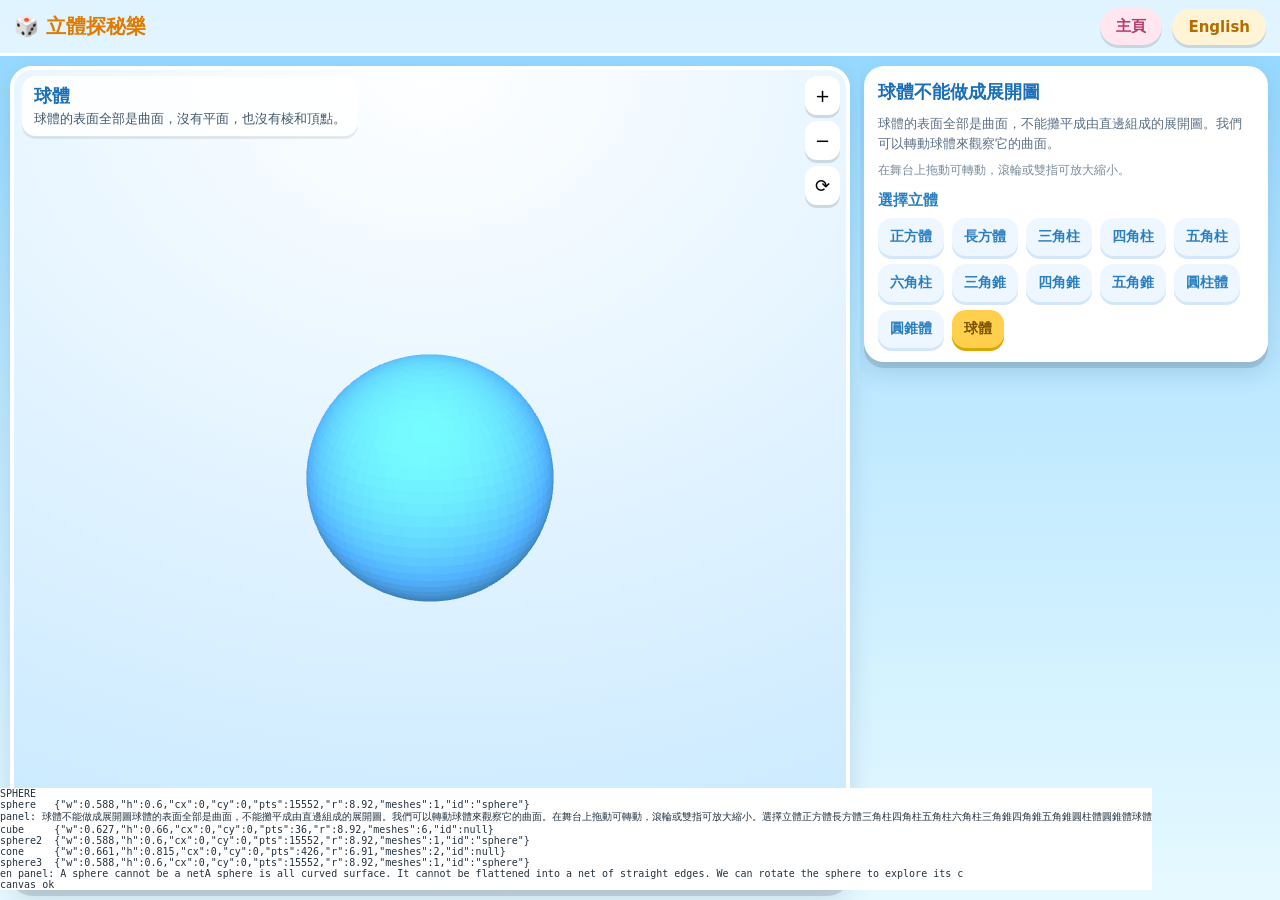
<file: tests/sphereprobe.html>
<!DOCTYPE html>
<html lang="zh-Hant">
<head>
<meta charset="utf-8" />
<link rel="stylesheet" href="../css/styles.css" />
</head>
<body>
  <div id="app">
    <header id="topbar">
      <div class="brand">🎲 <span class="zh" id="brand-name">立體探秘樂</span></div>
      <div class="spacer"></div>
      <nav class="modes">
        <button class="pill home" id="btn-home">主頁</button>
      </nav>
      <button class="pill lang" id="btn-lang">EN</button>
    </header>
    <div id="main">
      <div id="stage-wrap" style="position:relative;flex:1 1 64%;min-width:0;min-height:0;display:flex;">
        <div id="stage"></div>
      </div>
      <aside id="panel"></aside>
    </div>
  </div>
  <pre id="out" style="position:fixed;left:0;bottom:0;z-index:99;background:#fff;font-size:10px;"></pre>

  <script src="../lib/three.min.js"></script>
  <script src="../js/geometry.js"></script>
  <script src="../js/clip.js"></script>
  <script src="../js/nets.js"></script>
  <script src="../js/i18n.js"></script>
  <script src="../js/viewer.js"></script>
  <script src="../js/app.js"></script>
  <script>
  setTimeout(function () {
    var A = PS.app, st = A.state, out = [];
    function bbox() {
      var v = A._test.getViewer();
      v.renderer.render(v.scene, v.camera);
      var tmp = new THREE.Vector3(), mnx = 9, mxx = -9, mny = 9, mxy = -9, n = 0;
      v.meshes.forEach(function (m) {
        if (!m.geometry || !m.geometry.attributes.position) return;
        m.updateMatrixWorld(true);
        var a = m.geometry.attributes.position;
        for (var i = 0; i < a.count; i++) {
          tmp.fromBufferAttribute(a, i).applyMatrix4(m.matrixWorld).project(v.camera);
          if (tmp.x < mnx) mnx = tmp.x; if (tmp.x > mxx) mxx = tmp.x;
          if (tmp.y < mny) mny = tmp.y; if (tmp.y > mxy) mxy = tmp.y;
          n++;
        }
      });
      return { w: +(mxx - mnx).toFixed(3), h: +(mxy - mny).toFixed(3),
               cx: +((mnx + mxx) / 2).toFixed(3), cy: +((mny + mxy) / 2).toFixed(3),
               pts: n, r: +v.radius.toFixed(2), meshes: v.meshes.length,
               id: v.solid ? v.solid.id : null };
    }
    st.shape = 'sphere';
    A._test.go('unfold'); A._test.render();
    out.push('sphere   ' + JSON.stringify(bbox()));
    out.push('panel: ' + document.getElementById('panel').textContent.replace(/\s+/g, ' ').slice(0, 140));
    st.shape = 'cube'; A._test.render();
    out.push('cube     ' + JSON.stringify(bbox()));
    st.shape = 'sphere'; A._test.render();
    out.push('sphere2  ' + JSON.stringify(bbox()));
    st.shape = 'cone'; A._test.render();
    out.push('cone     ' + JSON.stringify(bbox()));
    st.shape = 'sphere'; A._test.render();
    out.push('sphere3  ' + JSON.stringify(bbox()));
    PS.i18n.setLang('en'); A._test.render();
    out.push('en panel: ' + document.getElementById('panel').textContent.replace(/\s+/g, ' ').slice(0, 150));
    PS.i18n.setLang('zh'); A._test.render();
    out.push('canvas ' + (document.getElementById('stage').querySelector('canvas') ? 'ok' : 'missing'));
    document.getElementById('out').textContent = 'SPHERE\n' + out.join('\n');
  }, 500);
  </script>
</body>
</html>
</file>
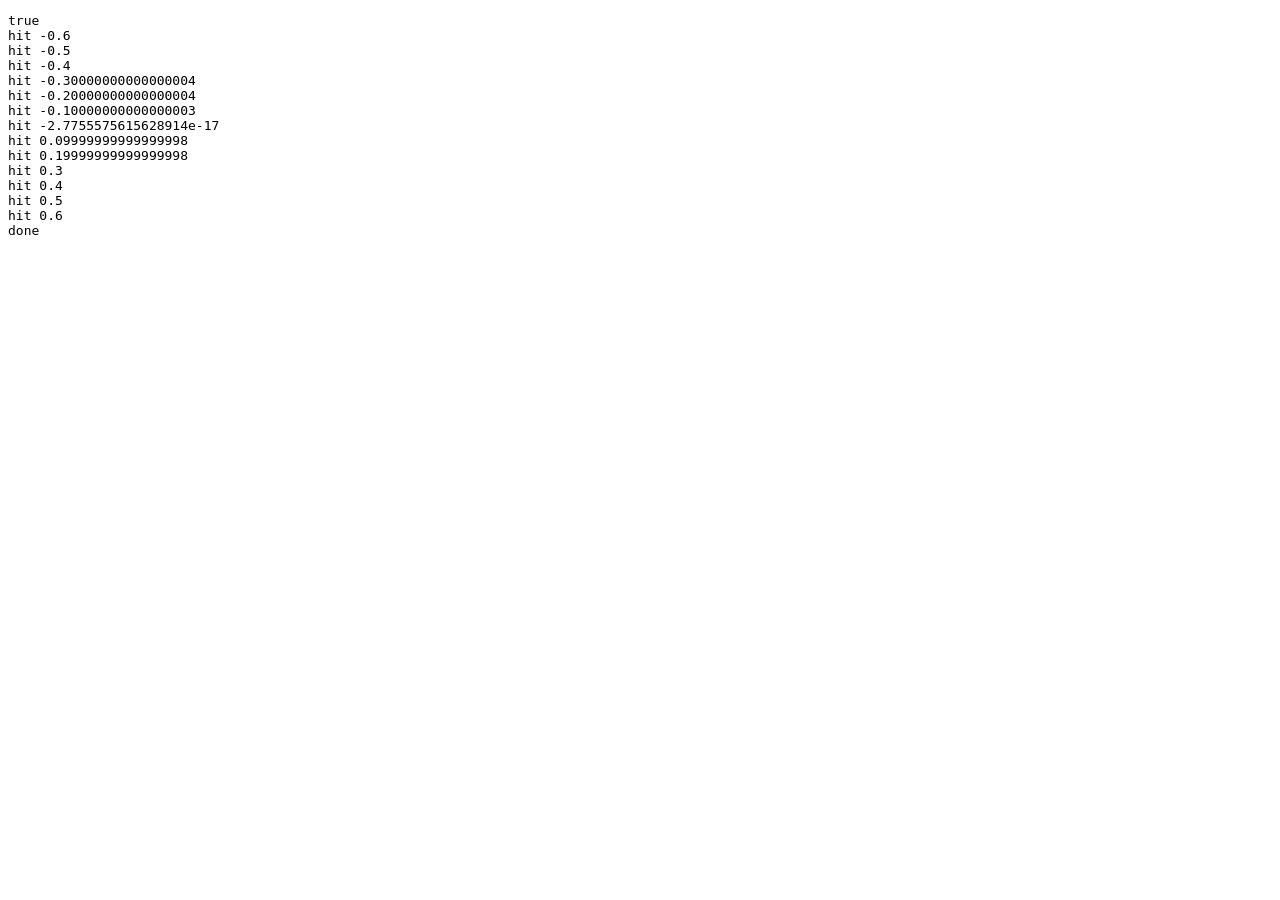
<file: tests/testclip.html>
<!DOCTYPE html>
<html lang="zh-Hant">
<head><meta charset="utf-8"><title>Clip Test</title></head>
<body>
  <pre id="out"></pre>
  <script src="../js/geometry.js"></script>
  <script src="../js/clip.js"></script>
  <script>
    var out = document.getElementById('out');
    function log(s){ out.textContent += s + '\n'; }
    try {
      var s = PS.geo.getSolid('cube');
      var r = PS.clip.clipSolid(s, PS.clip.makePlane([0,1,0],[0,0,0]));
      log(r.ok + ' ' + (r.reason||''));
      for (var y=-0.6; y<=0.6; y+=0.1) {
        r = PS.clip.clipSolid(s, PS.clip.makePlane([0,1,0],[0,y,0]));
        if (r.ok) log('hit ' + y);
      }
      log('done');
    } catch(e) { log('ERR:'+e); }
  </script>
</body>
</html>
</file>
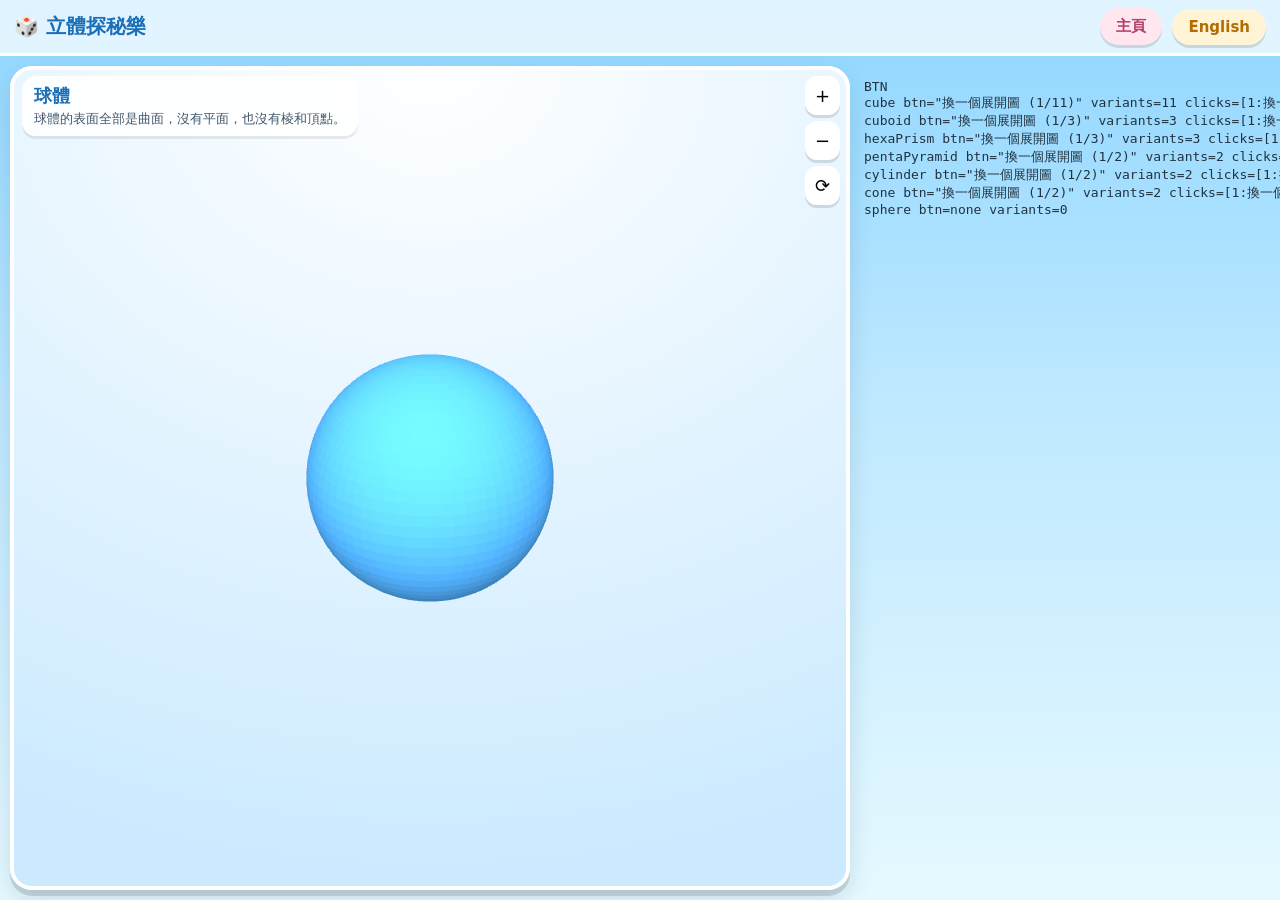
<file: tests/variantbtn.html>
<!DOCTYPE html>
<html lang="zh-Hant">
<head><meta charset="utf-8" /><title>variant btn</title><link rel="stylesheet" href="../css/styles.css" /></head>
<body>
  <div id="app">
    <header id="topbar">
      <div class="brand">🎲 <span id="brand-name">立體探秘樂</span></div>
      <div class="spacer"></div>
      <nav class="modes"><button class="pill home" id="btn-home">主頁</button></nav>
      <button class="pill lang" id="btn-lang">EN</button>
    </header>
    <div id="main">
      <div id="stage-wrap" style="position:relative;flex:1 1 64%;min-width:0;min-height:0;display:flex;"><div id="stage"></div></div>
      <aside id="panel"></aside>
    </div>
  </div>
  <script src="../lib/three.min.js"></script>
  <script src="../js/geometry.js"></script>
  <script src="../js/clip.js"></script>
  <script src="../js/nets.js"></script>
  <script src="../js/i18n.js"></script>
  <script src="../js/viewer.js"></script>
  <script src="../js/app.js"></script>
  <script>
  setTimeout(function () {
    var A = PS.app, out = [];
    function btn() {
      var bs = document.querySelectorAll('#panel button');
      for (var i = 0; i < bs.length; i++) if (/換一個展開圖|Another net/.test(bs[i].textContent)) return bs[i];
      return null;
    }
    ['cube', 'cuboid', 'hexaPrism', 'pentaPyramid', 'cylinder', 'cone', 'sphere'].forEach(function (id) {
      A.state.shape = id; A.state.unfold.variant = 0; A.state.unfold.t = 1;
      A._test.go('unfold'); A._test.render();
      var b = btn();
      var line = id + ' btn=' + (b ? '"' + b.textContent + '"' : 'none') + ' variants=' + PS.nets.variants(id);
      if (b) {
        var seen = [];
        var n = Math.min(PS.nets.variants(id) + 1, 13);
        for (var k = 0; k < n; k++) {
          b.click();
          var bb = btn();
          seen.push(A.state.unfold.variant + (bb ? ':' + bb.textContent : ''));
          b = bb;
        }
        line += ' clicks=[' + seen.join(' | ') + ']';
      }
      out.push(line);
    });
    document.getElementById('panel').innerHTML = '';
    var pre = document.createElement('pre');
    pre.textContent = 'BTN\n' + out.join('\n');
    document.getElementById('panel').appendChild(pre);
  }, 400);
  </script>
</body></html>
</file>
<file: css/styles.css>
/* ============================================================
   Peek-a-Shape｜立體探秘樂 — 卡通風格、明亮、好按
   ============================================================ */
* { box-sizing: border-box; }
html, body {
  margin: 0; padding: 0; height: 100%;
  font-family: "Noto Sans TC", "PingFang TC", "Microsoft JhengHei", "Segoe UI", system-ui, sans-serif;
  color: #22323f;
  background: linear-gradient(180deg, #8fd6ff 0%, #bfe9ff 45%, #e6f9ff 100%);
  -webkit-text-size-adjust: 100%;
}
button { font-family: inherit; cursor: pointer; }
:root {
  --yellow: #ffcf4d; --orange: #ff9f43; --green: #7ed957; --purple: #b98cff;
  --blue: #4ea8f2; --pink: #ff8fab; --ink: #22323f; --card: #ffffff;
  --shadow: 0 6px 0 rgba(0,0,0,.12), 0 10px 24px rgba(20,60,90,.15);
}

#app { display: flex; flex-direction: column; height: 100%; }

/* ---------- 頂列 ---------- */
#topbar {
  display: flex; align-items: center; gap: 10px; flex-wrap: wrap;
  padding: 8px 14px; background: rgba(255,255,255,.72);
  backdrop-filter: blur(6px); border-bottom: 3px solid #ffffff;
}
.brand { font-weight: 800; font-size: 20px; color: #1b6fb8; white-space: nowrap; }
.brand .zh { color: #e07b00; }
#topbar .spacer { flex: 1 1 auto; }
.pill {
  border: none; border-radius: 999px; padding: 9px 16px; font-weight: 800; font-size: 15px;
  background: #fff; color: var(--ink); box-shadow: 0 3px 0 rgba(0,0,0,.12);
}
.pill:hover { transform: translateY(-1px); }
.pill:active { transform: translateY(1px); box-shadow: 0 1px 0 rgba(0,0,0,.12); }
.pill.mode { background: #eef6ff; }
.pill.mode.active { background: var(--blue); color: #fff; box-shadow: 0 3px 0 #2d7cc0; }
.pill.lang { background: #fff4d6; color: #b46b00; }
.pill.home { background: #ffe6ef; color: #b53b6b; }
.modes { display: flex; gap: 8px; flex-wrap: wrap; }

/* ---------- 主區 ---------- */
#main { flex: 1 1 auto; display: flex; min-height: 0; }
#stage-wrap { position: relative; flex: 1 1 64%; min-width: 0; min-height: 0; }
#stage {
  position: absolute; inset: 10px; border-radius: 22px;
  background: radial-gradient(120% 100% at 50% 0%, #ffffff 0%, #dff2ff 60%, #cbeaff 100%);
  box-shadow: inset 0 0 0 4px #ffffff, var(--shadow);
  overflow: hidden;
}
#stage canvas { position: absolute; inset: 0; }
.stage-label {
  position: absolute; left: 12px; top: 10px; z-index: 3; pointer-events: none;
  background: rgba(255,255,255,.85); border-radius: 14px; padding: 8px 12px; max-width: 52%;
  box-shadow: 0 3px 0 rgba(0,0,0,.08);
}
.stage-label .name { font-weight: 800; font-size: 18px; color: #1b6fb8; }
.stage-label .desc { font-size: 13px; color: #43586b; margin-top: 2px; line-height: 1.35; }
.stage-tools { position: absolute; right: 10px; top: 10px; z-index: 3; display: flex; flex-direction: column; gap: 6px; }
.stage-tools .tbtn {
  border: none; border-radius: 12px; padding: 9px 10px; font-size: 18px; background: #fff;
  box-shadow: 0 3px 0 rgba(0,0,0,.12);
}
.hint-badge {
  position: absolute; left: 50%; bottom: 10px; transform: translateX(-50%);
  background: rgba(34,50,63,.82); color: #fff; border-radius: 999px; padding: 6px 14px;
  font-size: 13px; z-index: 3; pointer-events: none; opacity: 0; transition: opacity .25s;
}
.hint-badge.show { opacity: 1; }

/* ---------- 控制面板 ---------- */
#panel {
  flex: 0 0 34%; min-width: 300px; max-width: 420px; overflow: auto;
  padding: 10px 12px 22px 4px;
}
.card {
  background: var(--card); border-radius: 20px; padding: 14px; margin-bottom: 12px;
  box-shadow: var(--shadow);
}
.card h2 { margin: 0 0 10px; font-size: 18px; color: #1b6fb8; }
.card h3 { margin: 12px 0 8px; font-size: 15px; color: #2a7fbf; }
.card .sub { color: #5b7086; font-size: 13px; line-height: 1.5; }

.btn {
  border: none; border-radius: 14px; padding: 11px 14px; font-weight: 800; font-size: 15px;
  background: var(--blue); color: #fff; box-shadow: 0 4px 0 rgba(0,0,0,.18); margin: 4px 4px 4px 0;
}
.btn.green { background: var(--green); box-shadow: 0 4px 0 #4aa832; }
.btn.orange { background: var(--orange); box-shadow: 0 4px 0 #c8751f; }
.btn.purple { background: var(--purple); box-shadow: 0 4px 0 #7b53bf; }
.btn.pink { background: var(--pink); box-shadow: 0 4px 0 #c9547a; color: #4a1228; }
.btn.ghost { background: #eef6ff; color: #2a7fbf; box-shadow: 0 4px 0 #d3e6fa; }
.btn.teal { background: #2bb6a8; box-shadow: 0 4px 0 #1c8c81; }
.btn:disabled { opacity: .5; cursor: not-allowed; box-shadow: none; }
.btn.block { display: block; width: 100%; margin: 6px 0; }
.btn:active { transform: translateY(1px); }

.chips { display: flex; flex-wrap: wrap; gap: 8px; }
.chip {
  border: none; border-radius: 14px; padding: 10px 12px; font-weight: 700; font-size: 14px;
  background: #eef6ff; color: #2a7fbf; box-shadow: 0 3px 0 #d3e6fa; text-align: left;
}
.chip.active { background: var(--yellow); color: #7a5200; box-shadow: 0 3px 0 #d9a800; }
.chip.chk { min-width: 46%; }
.chip .n { display: block; font-size: 12px; opacity: .8; font-weight: 600; }

.slider { width: 100%; margin: 8px 0 2px; }
.slider-row { display: flex; align-items: center; gap: 10px; }
.slider-row label { font-size: 13px; font-weight: 700; color: #3c6685; min-width: 76px; }
input[type="range"] { -webkit-appearance: none; appearance: none; height: 16px; border-radius: 999px; background: #d7ecff; outline: none; }
input[type="range"]::-webkit-slider-thumb {
  -webkit-appearance: none; appearance: none; width: 30px; height: 30px; border-radius: 50%;
  background: var(--orange); border: 3px solid #fff; box-shadow: 0 2px 6px rgba(0,0,0,.25); cursor: pointer;
}
input[type="range"]::-moz-range-thumb {
  width: 26px; height: 26px; border-radius: 50%; background: var(--orange); border: 3px solid #fff; cursor: pointer;
}

.big-toggle {
  display: inline-flex; align-items: center; gap: 8px; font-weight: 800; font-size: 14px;
  background: #eef6ff; border-radius: 14px; padding: 10px 12px; box-shadow: 0 3px 0 #d3e6fa;
  border: none; color: #2a7fbf; margin: 3px 6px 3px 0;
}
.big-toggle.on { background: var(--green); color: #17400a; box-shadow: 0 3px 0 #4aa832; }
.big-toggle.alt { background: #c9d9ff; color: #223b82; box-shadow: 0 3px 0 #a7bfff; }
.big-toggle.alt.on { background: #7fa3ff; color: #fff; box-shadow: 0 3px 0 #5a8bff; }

.fact { display: flex; gap: 10px; margin: 6px 0; align-items: flex-start; }
.fact .bg {
  width: 34px; height: 34px; border-radius: 12px; display: grid; place-items: center; font-size: 18px; flex: 0 0 auto;
}
.fact .bg.f { background: #e7f3ff; } .fact .bg.e { background: #e9ffe9; } .fact .bg.v { background: #fff6d6; }
.fact .txt { font-size: 13px; line-height: 1.4; color: #3d5568; }
.fact .txt b { color: #1b6fb8; }

.count-bar { display: flex; align-items: center; gap: 10px; margin: 8px 0; }
.count-num { font-size: 30px; font-weight: 900; color: #e07b00; min-width: 44px; text-align: center; }
.count-seq { font-size: 22px; font-weight: 900; letter-spacing: 2px; color: #2a9d3f; min-height: 26px; margin: 2px 0 0; }
.count-total { font-size: 14px; font-weight: 700; color: #1b6fb8; margin: 2px 0 0; }

.stamp-wrap { display: grid; place-items: center; padding: 6px; }
#stamp { width: 180px; height: 180px; background: #fff; border-radius: 16px; box-shadow: inset 0 0 0 2px #e5eef7; }

.options { display: flex; flex-wrap: wrap; gap: 8px; }
.options.nets { gap: 10px; }
.opt {
  border: none; border-radius: 14px; padding: 12px; font-weight: 800; font-size: 14px; min-width: 44%;
  background: #eef6ff; color: #2a7fbf; box-shadow: 0 3px 0 #d3e6fa;
}
.net-opt { display: flex; flex-direction: column; align-items: center; gap: 6px;
  min-width: calc(33% - 8px); flex: 1 1 30%; padding: 10px 8px; }
.net-opt .opt-label { font-size: 14px; }
.opt-net { width: 118px; height: 108px; border-radius: 12px; overflow: hidden;
  background: radial-gradient(circle at 50% 35%, #ffffff, #eef7ff 72%, #dcefff);
  box-shadow: inset 0 0 0 2px rgba(78,168,242,.18); pointer-events: none; }
.opt.ok { background: #d9f6c9; color: #255c0e; box-shadow: 0 3px 0 #a9e086; }
.opt.no { background: #ffe0e6; color: #a02147; box-shadow: 0 3px 0 #f2b3c2; }
/* 已試過而錯的選項：淡化、不可再按 */
.opt.tried { opacity: .42; filter: grayscale(1); box-shadow: none; cursor: default; }
/* 切開之後鎖住的預測選項 */
.opt.locked { opacity: .55; cursor: default; box-shadow: none; }
.opt:disabled { cursor: default; }

.feedback { margin-top: 10px; border-radius: 14px; padding: 10px 12px; font-size: 14px; font-weight: 700; }
.pick-note { margin: 8px 0; border-radius: 14px; padding: 10px 12px; font-size: 15px; font-weight: 800;
  background: #eafbe1; color: #2b6b12; box-shadow: 0 3px 0 #cdeec0; }
.feedback.ok { background: #eafbe1; color: #2b6b12; }
.feedback.no { background: #fff0d9; color: #9a5a00; }
.feedback.hint { background: #e8f3ff; color: #0f5b93; box-shadow: inset 0 0 0 2px #c8e2fb; }

.badge { display: inline-block; background: #fff0d9; color: #9a5a00; border-radius: 999px; padding: 3px 10px; font-size: 12px; font-weight: 800; }
.badge.warn { background: #ffe0e6; color: #a02147; }

.note { font-size: 12px; color: #7a8b9a; margin-top: 8px; line-height: 1.5; }

/* ---------- 主頁 ---------- */
#home { position: absolute; inset: 0; z-index: 5; display: grid; place-items: center; padding: 16px;
  background: radial-gradient(120% 120% at 50% 0%, rgba(255,255,255,.96), rgba(223,242,255,.96)); }
#home .inner { max-width: 900px; width: 100%; text-align: center; }
#home h1 { font-size: clamp(26px, 4.4vw, 44px); margin: 0 0 4px; color: #1b6fb8; }
#home h1 .zh { color: #e07b00; }
#home .tag { color: #4a6b85; font-size: clamp(14px, 2vw, 19px); margin-bottom: 18px; font-weight: 600; }
.cards { display: grid; grid-template-columns: repeat(3, 1fr); gap: 14px; }
.hcard {
  border: none; border-radius: 22px; padding: 18px 14px; text-align: center; background: #fff;
  box-shadow: var(--shadow); transition: transform .12s;
}
.hcard:hover { transform: translateY(-3px) rotate(-.5deg); }
.hcard .ico { font-size: 46px; display: block; margin-bottom: 8px; }
.thumb3d { width: 92px; height: 92px; margin: 0 auto 8px; border-radius: 16px; overflow: hidden;
  background: radial-gradient(circle at 50% 32%, #ffffff, #eaf6ff 70%, #dcefff);
  box-shadow: inset 0 0 0 2px rgba(78,168,242,.18); }
.hcard .t { font-weight: 900; font-size: 17px; margin-bottom: 4px; }
.hcard .d { font-size: 13px; color: #5b7086; line-height: 1.4; }
.hcard.i1 { box-shadow: inset 0 -6px 0 #4ea8f2, var(--shadow); }
.hcard.i2 { box-shadow: inset 0 -6px 0 #7ed957, var(--shadow); }
.hcard.i3 { box-shadow: inset 0 -6px 0 #ff9f43, var(--shadow); }
#home .start { margin-top: 20px; }
#home .start .btn { font-size: 18px; padding: 14px 30px; }

/* ---------- 窄屏堆疊 ---------- */
@media (max-width: 900px) {
  #main { flex-direction: column; overflow: auto; }
  #stage-wrap { flex: 0 0 52vh; min-height: 44vh; }
  #panel { flex: 1 1 auto; max-width: none; min-width: 0; padding: 10px 12px 26px; }
  .cards { grid-template-columns: 1fr; }
  #home { overflow: auto; }
}
@media (max-width: 640px) {
  #main { flex-direction: column; overflow: auto; }
  #stage-wrap { flex: 0 0 48vh; min-height: 40vh; }
  #panel { flex: 1 1 auto; max-width: none; min-width: 0; padding: 8px 10px 22px; }
}
@media (max-width: 520px) {
  .brand { font-size: 16px; }
  .pill { padding: 8px 12px; font-size: 14px; }
  .stage-label { max-width: 80%; left: 8px; top: auto; bottom: 8px; padding: 5px 9px 5px 10px; border-radius: 10px; background: rgba(255,255,255,.7); backdrop-filter: blur(4px); }
  .stage-label .name { font-size: 15px; }
  .stage-label .desc { font-size: 11px; line-height: 1.25; margin-top: 1px; }
  .stage-tools { right: 8px; top: 8px; gap: 4px; }
  .stage-tools .tbtn { padding: 7px 9px; font-size: 16px; border-radius: 10px; }
  #stage { inset: 8px; border-radius: 18px; }
}
@media (max-width: 380px) {
  .stage-label { max-width: 88%; left: 6px; top: auto; bottom: 6px; padding: 4px 8px 4px 9px; border-radius: 9px; background: rgba(255,255,255,.65); backdrop-filter: blur(3px); }
  .stage-label .name { font-size: 14px; }
  .stage-label .desc { font-size: 10.5px; line-height: 1.2; }
  .stage-tools { right: 6px; top: 6px; }
  .stage-tools .tbtn { padding: 6px 8px; font-size: 15px; }
  #stage { inset: 6px; border-radius: 16px; }
}
</file>
